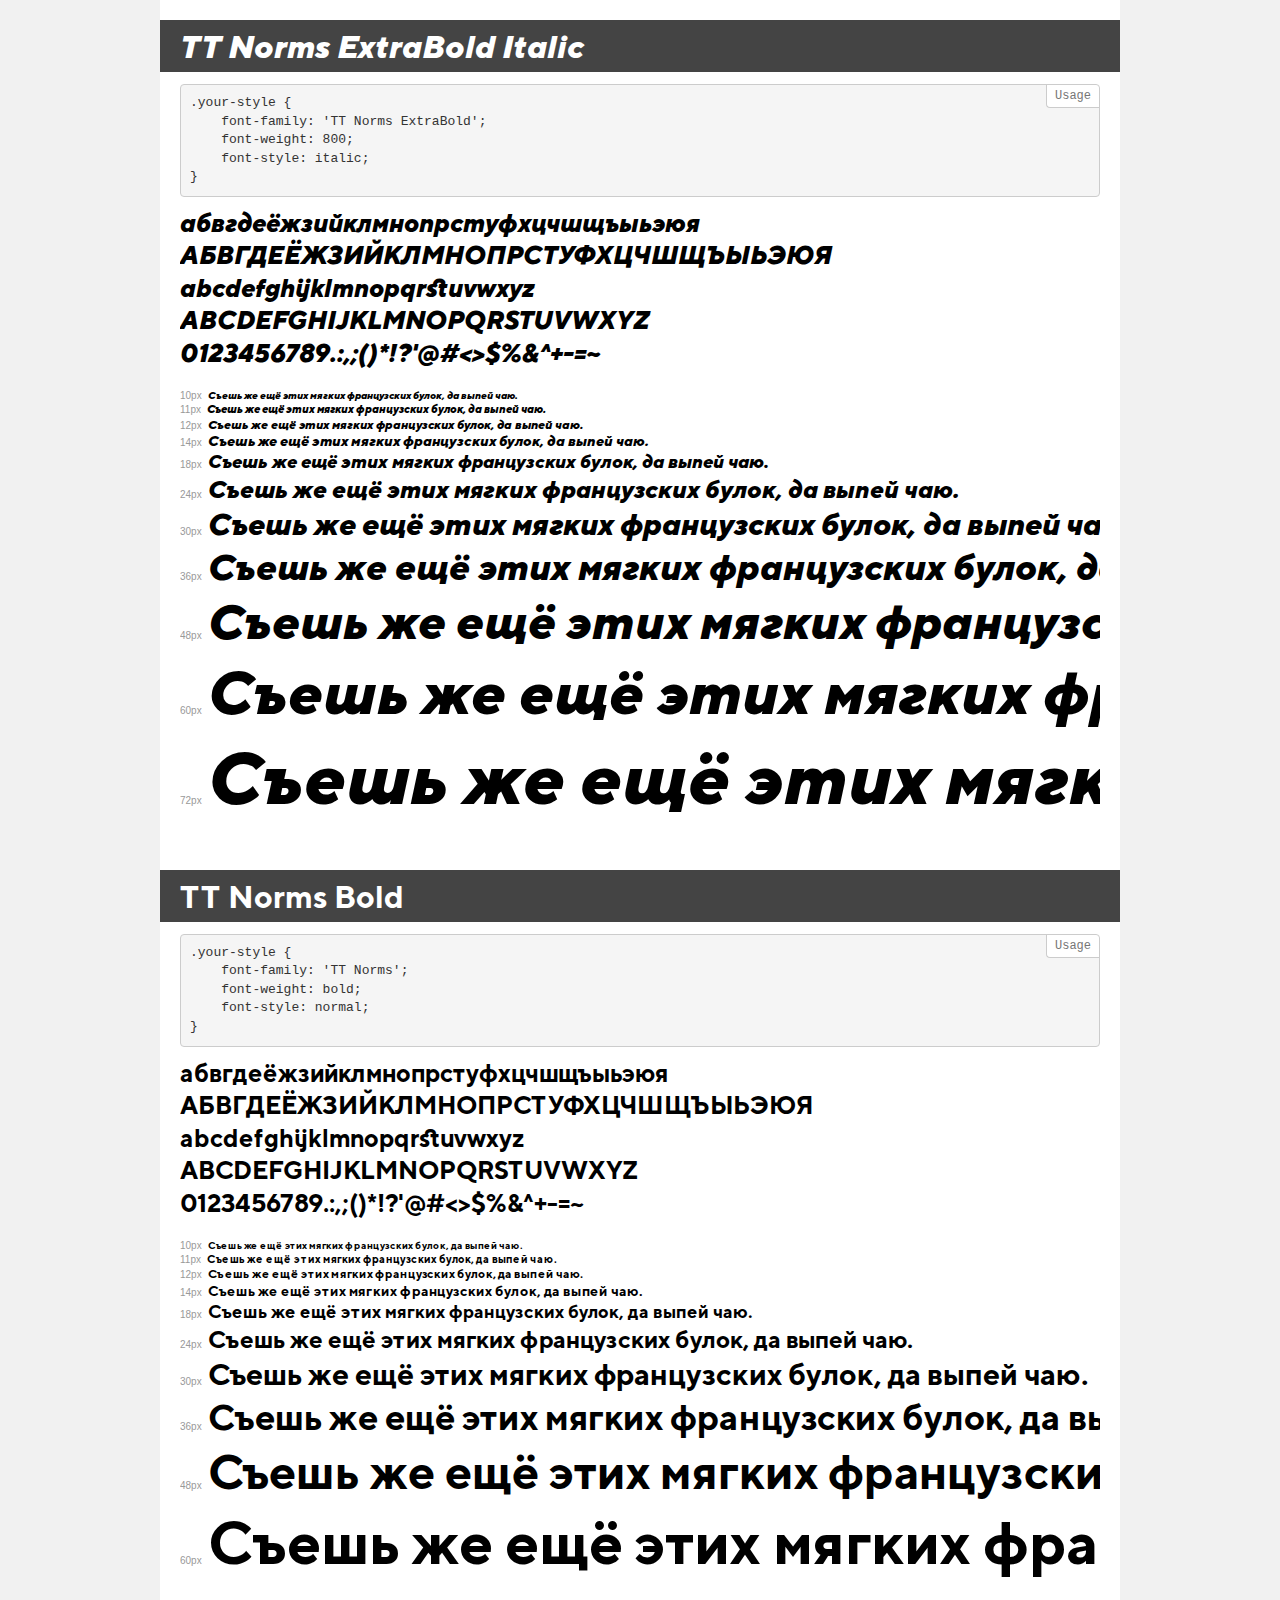
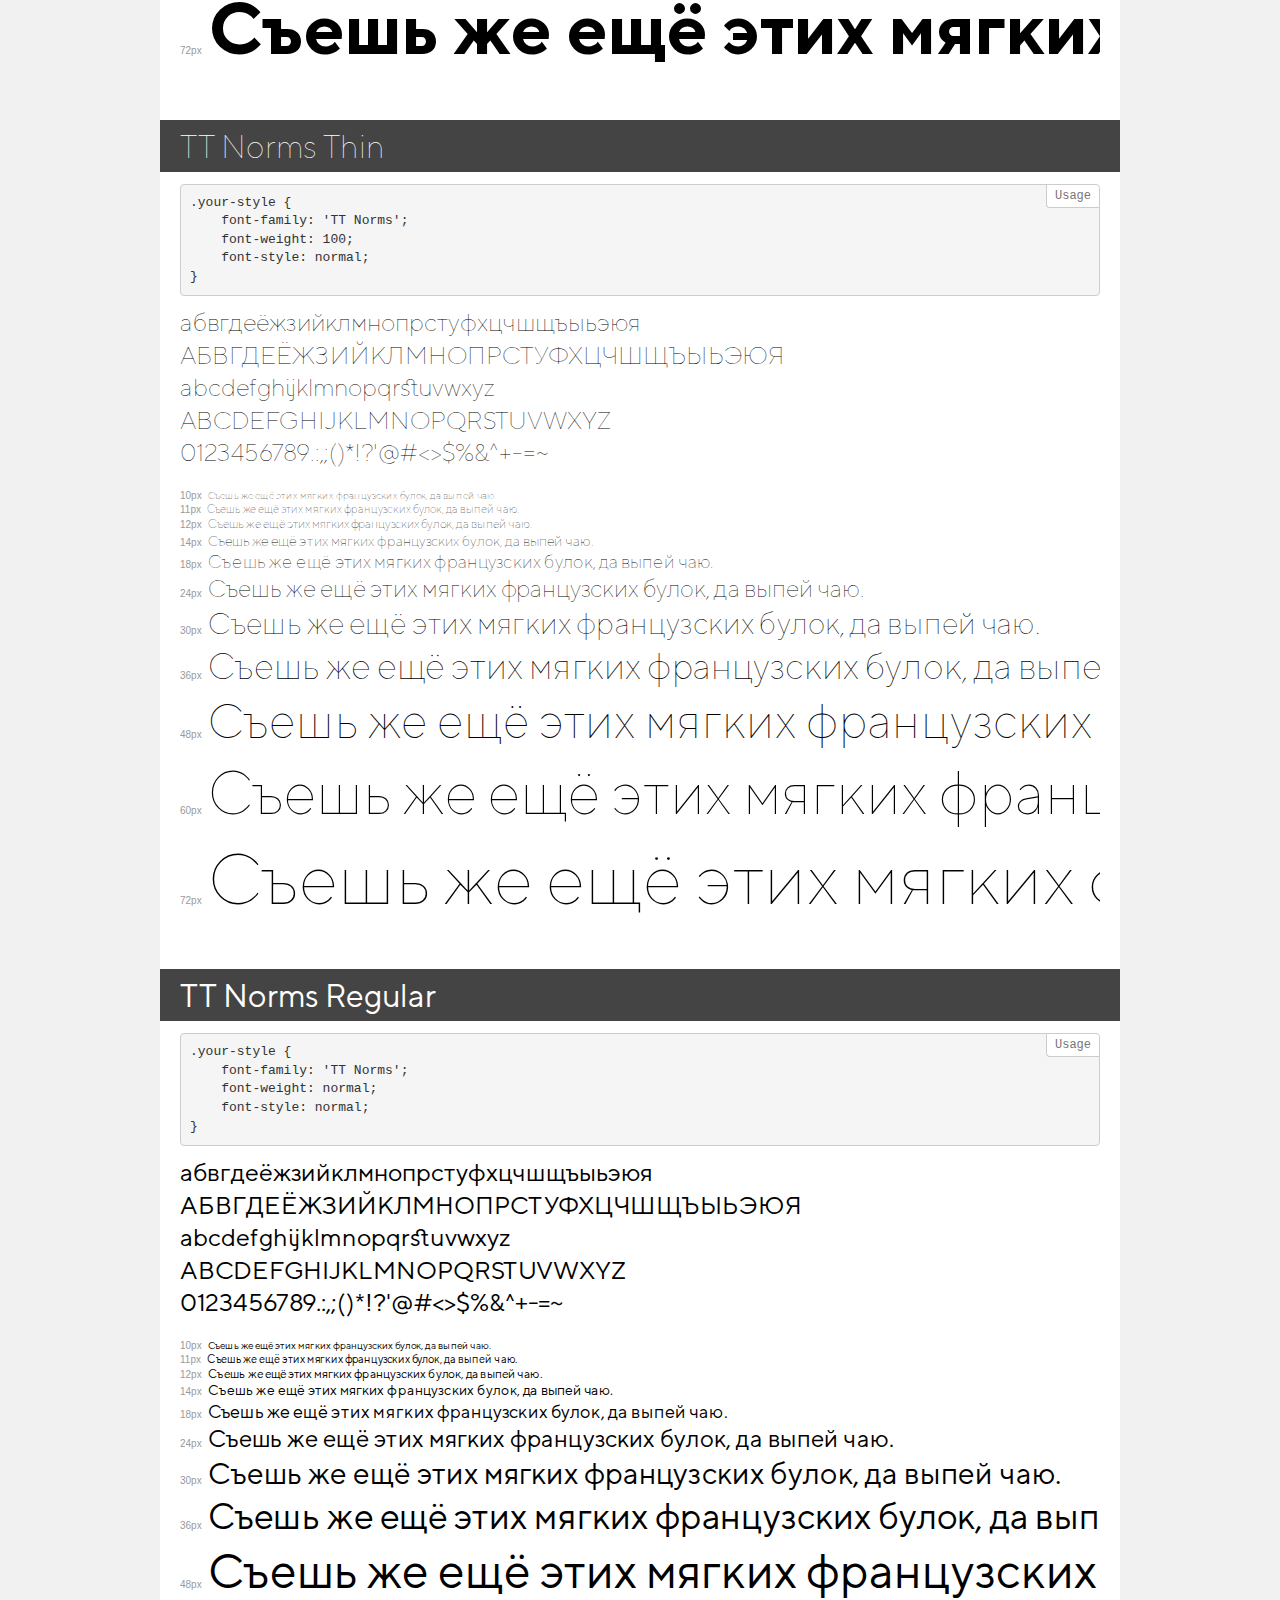
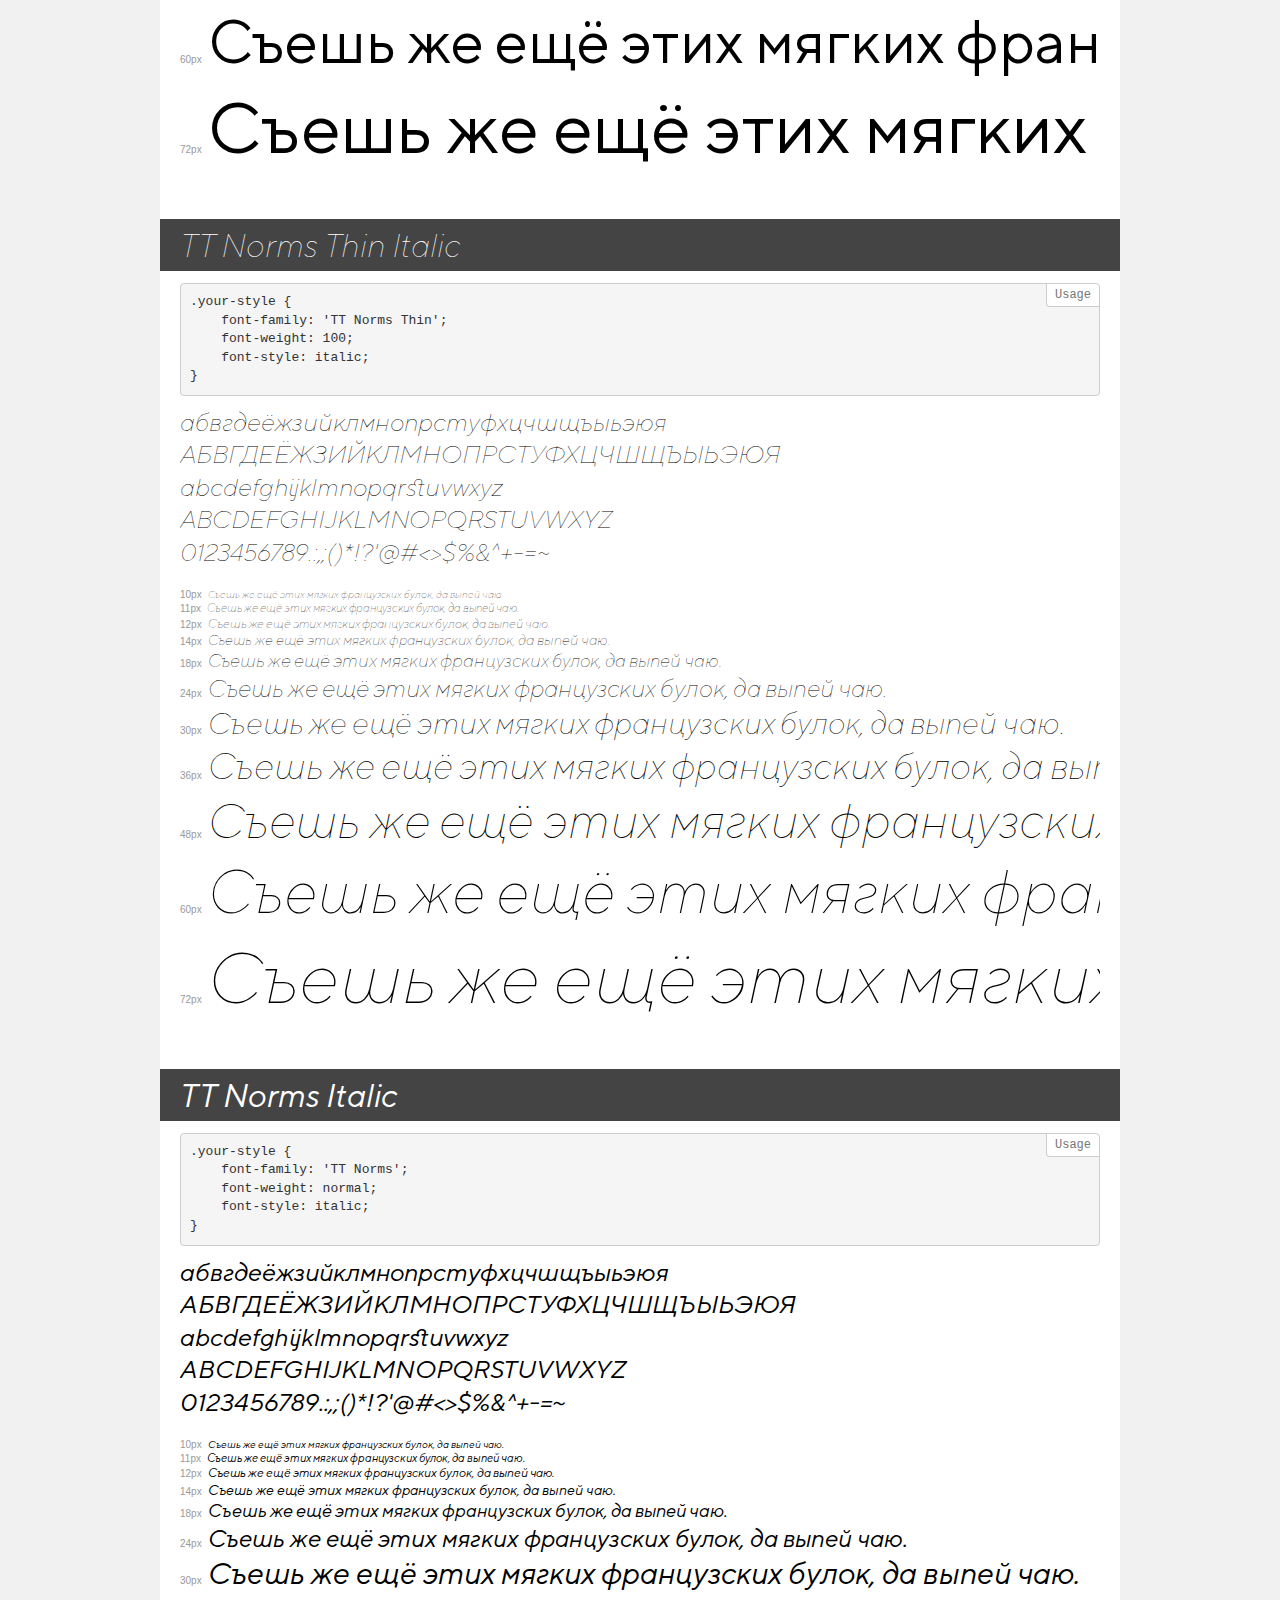
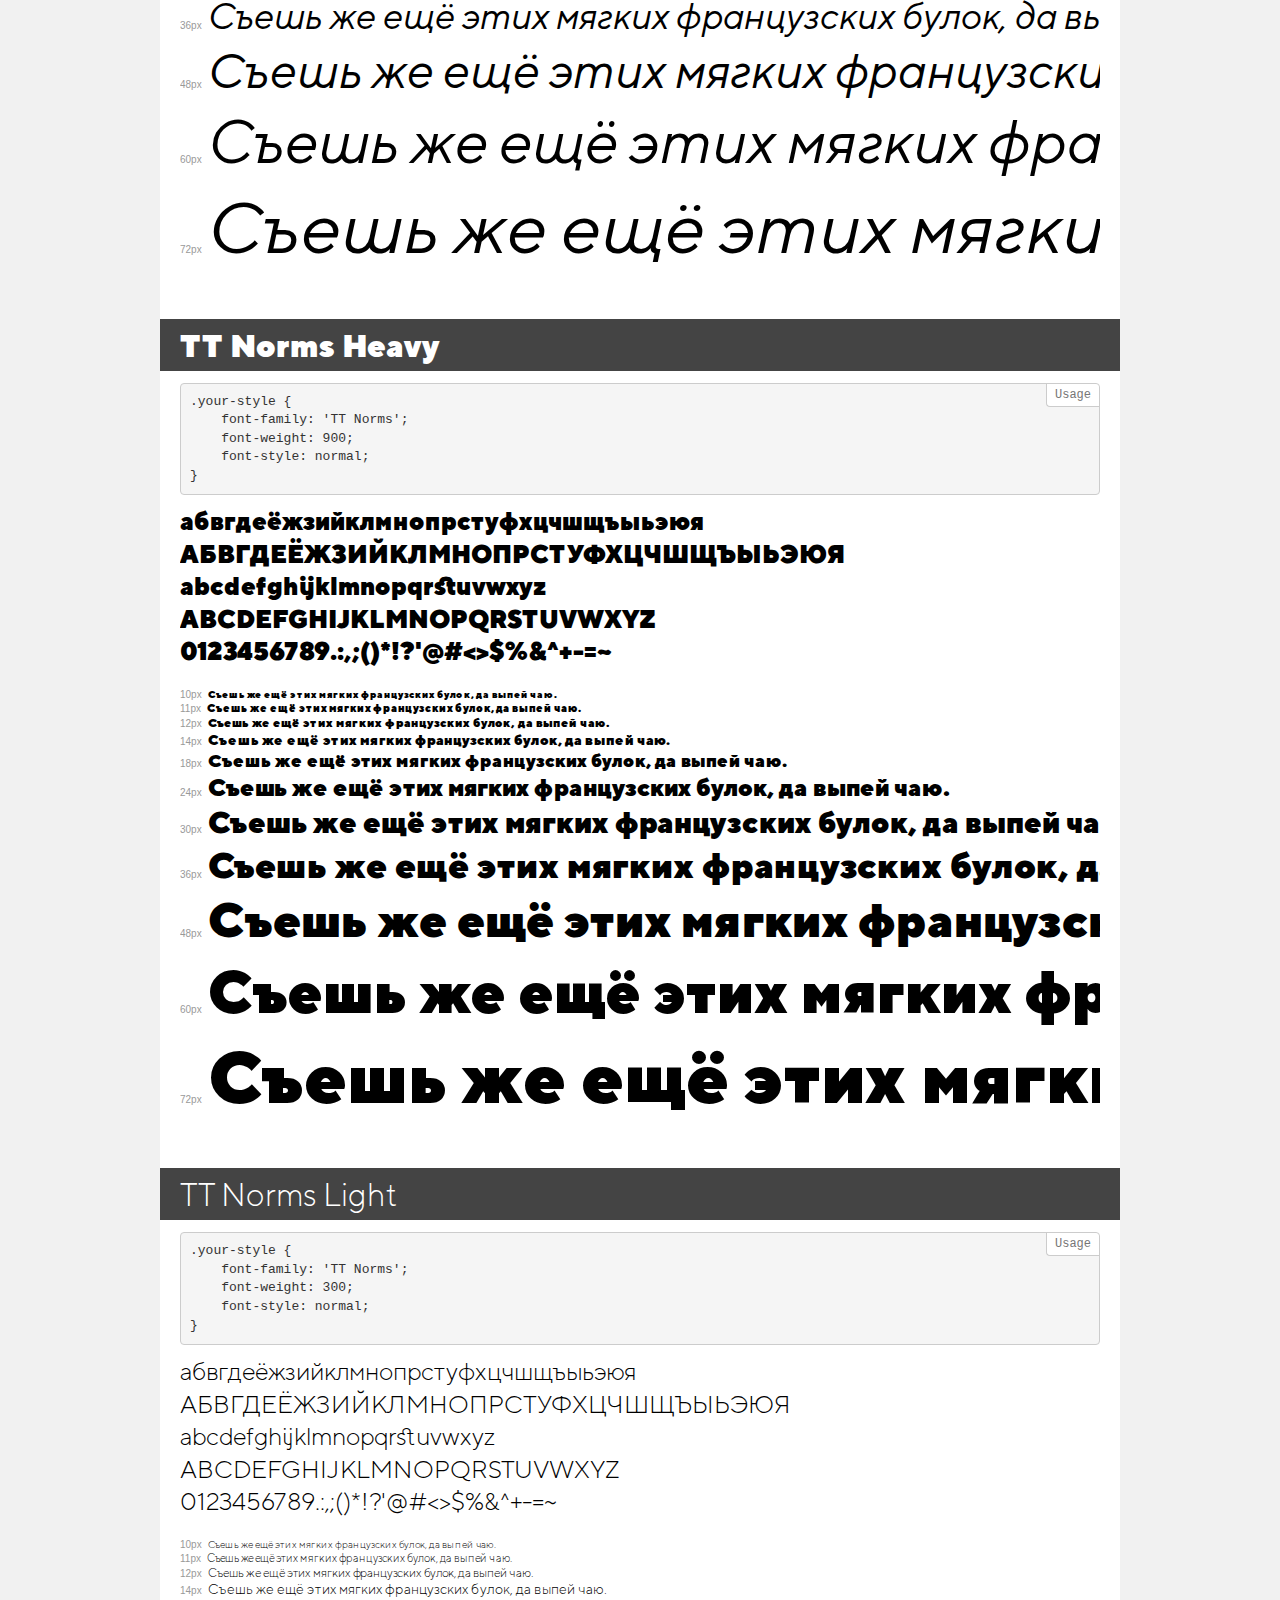
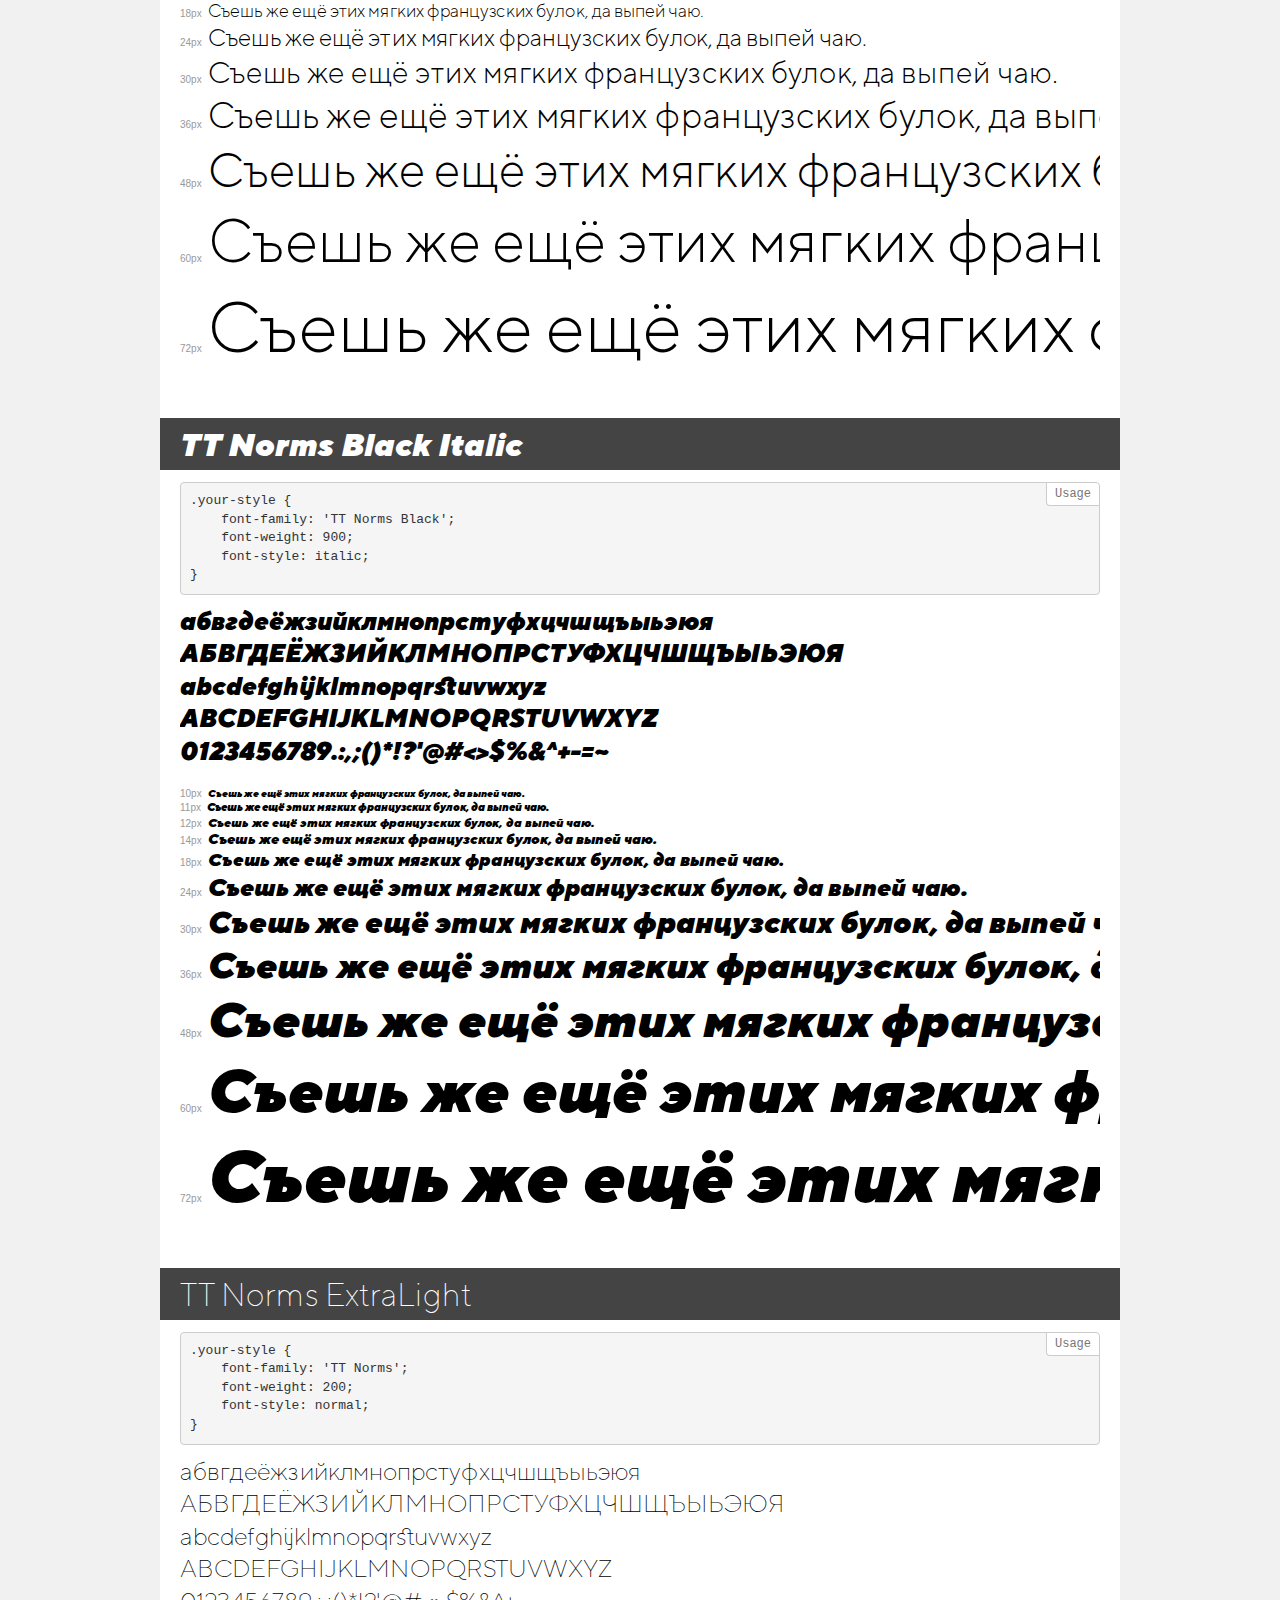
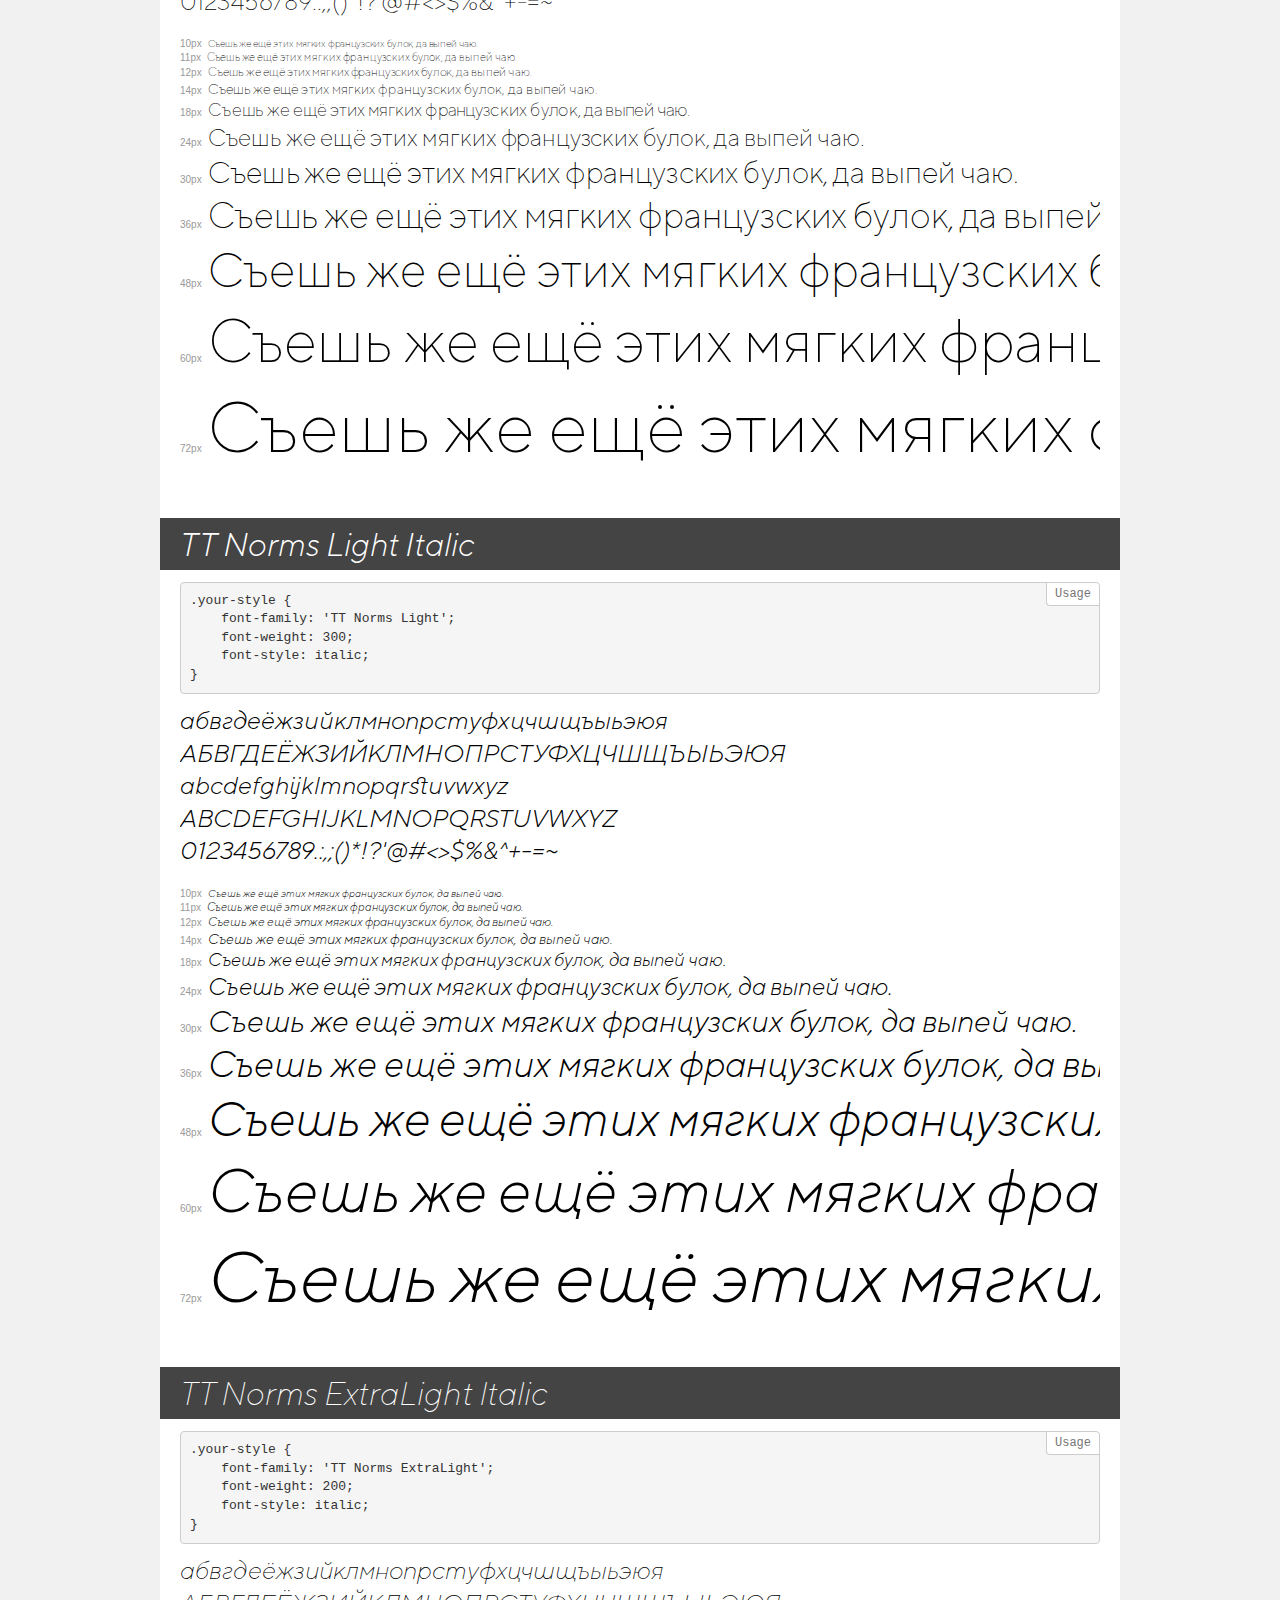
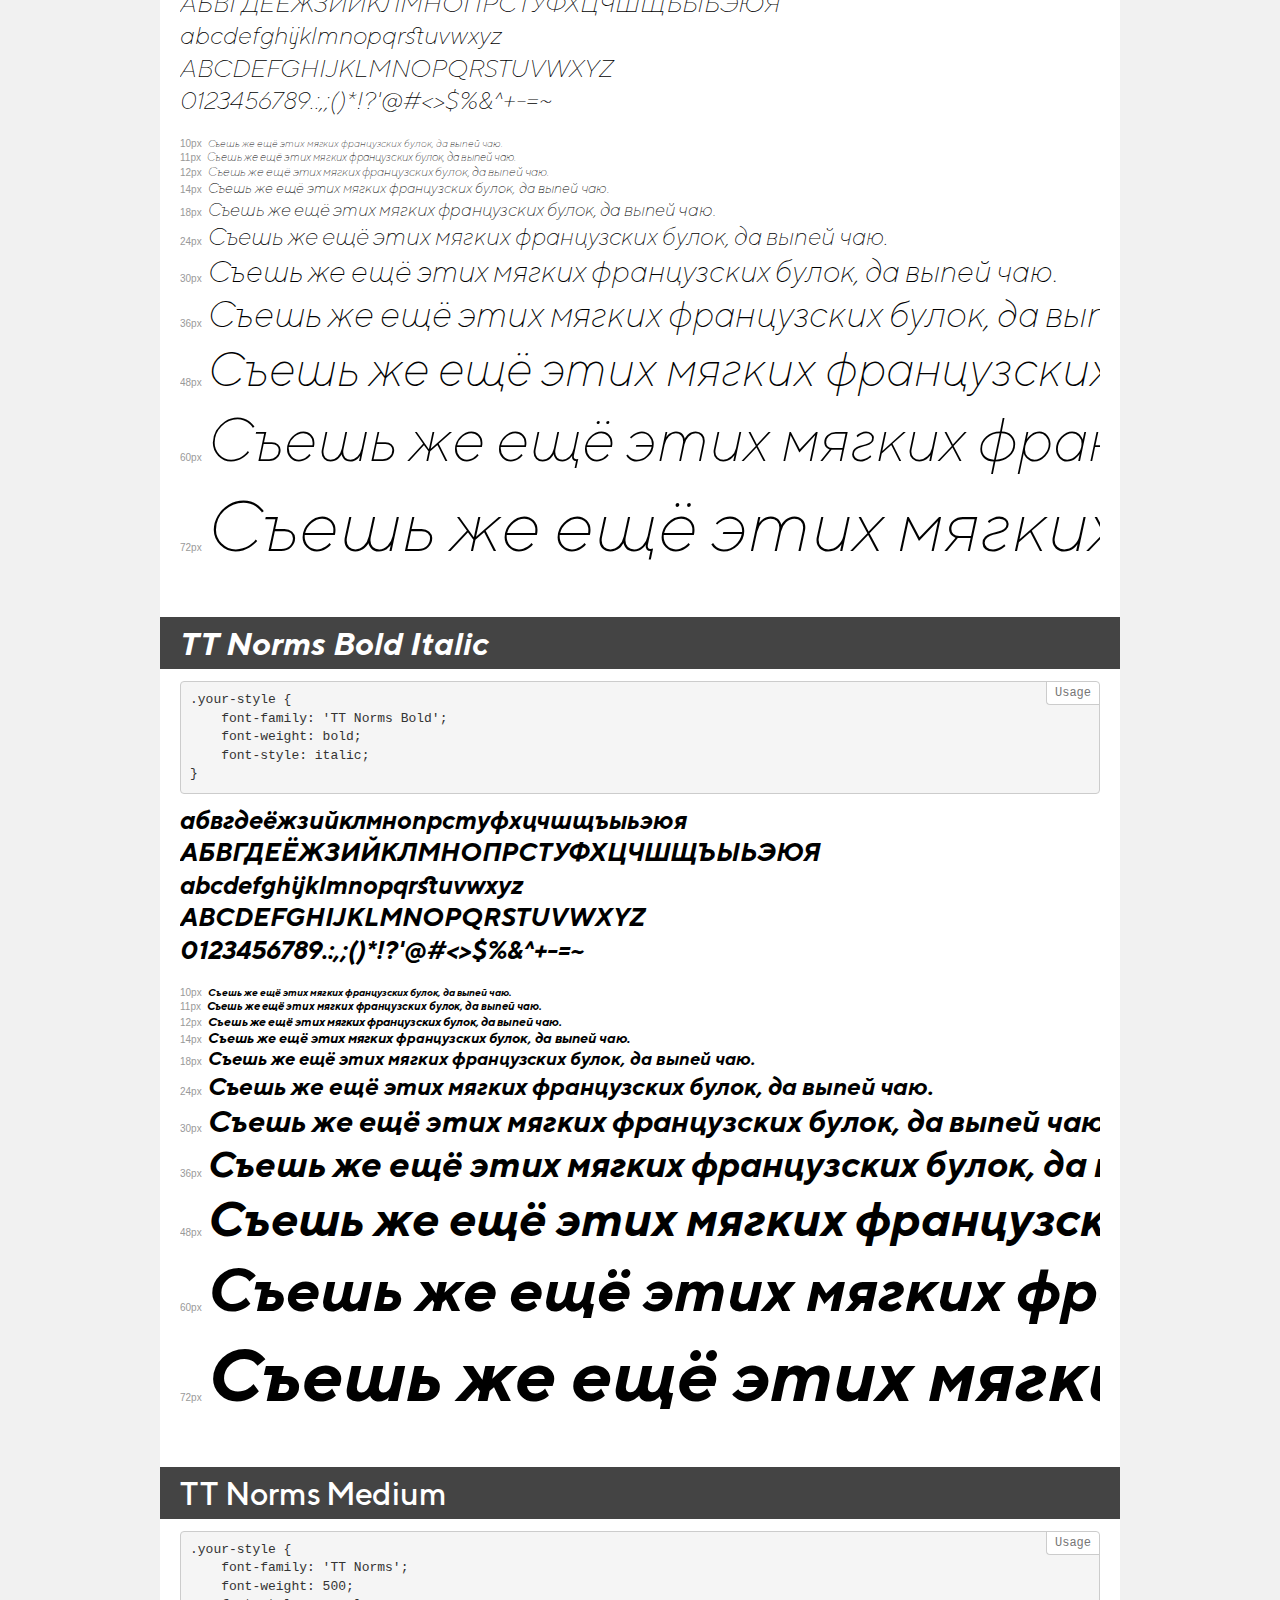
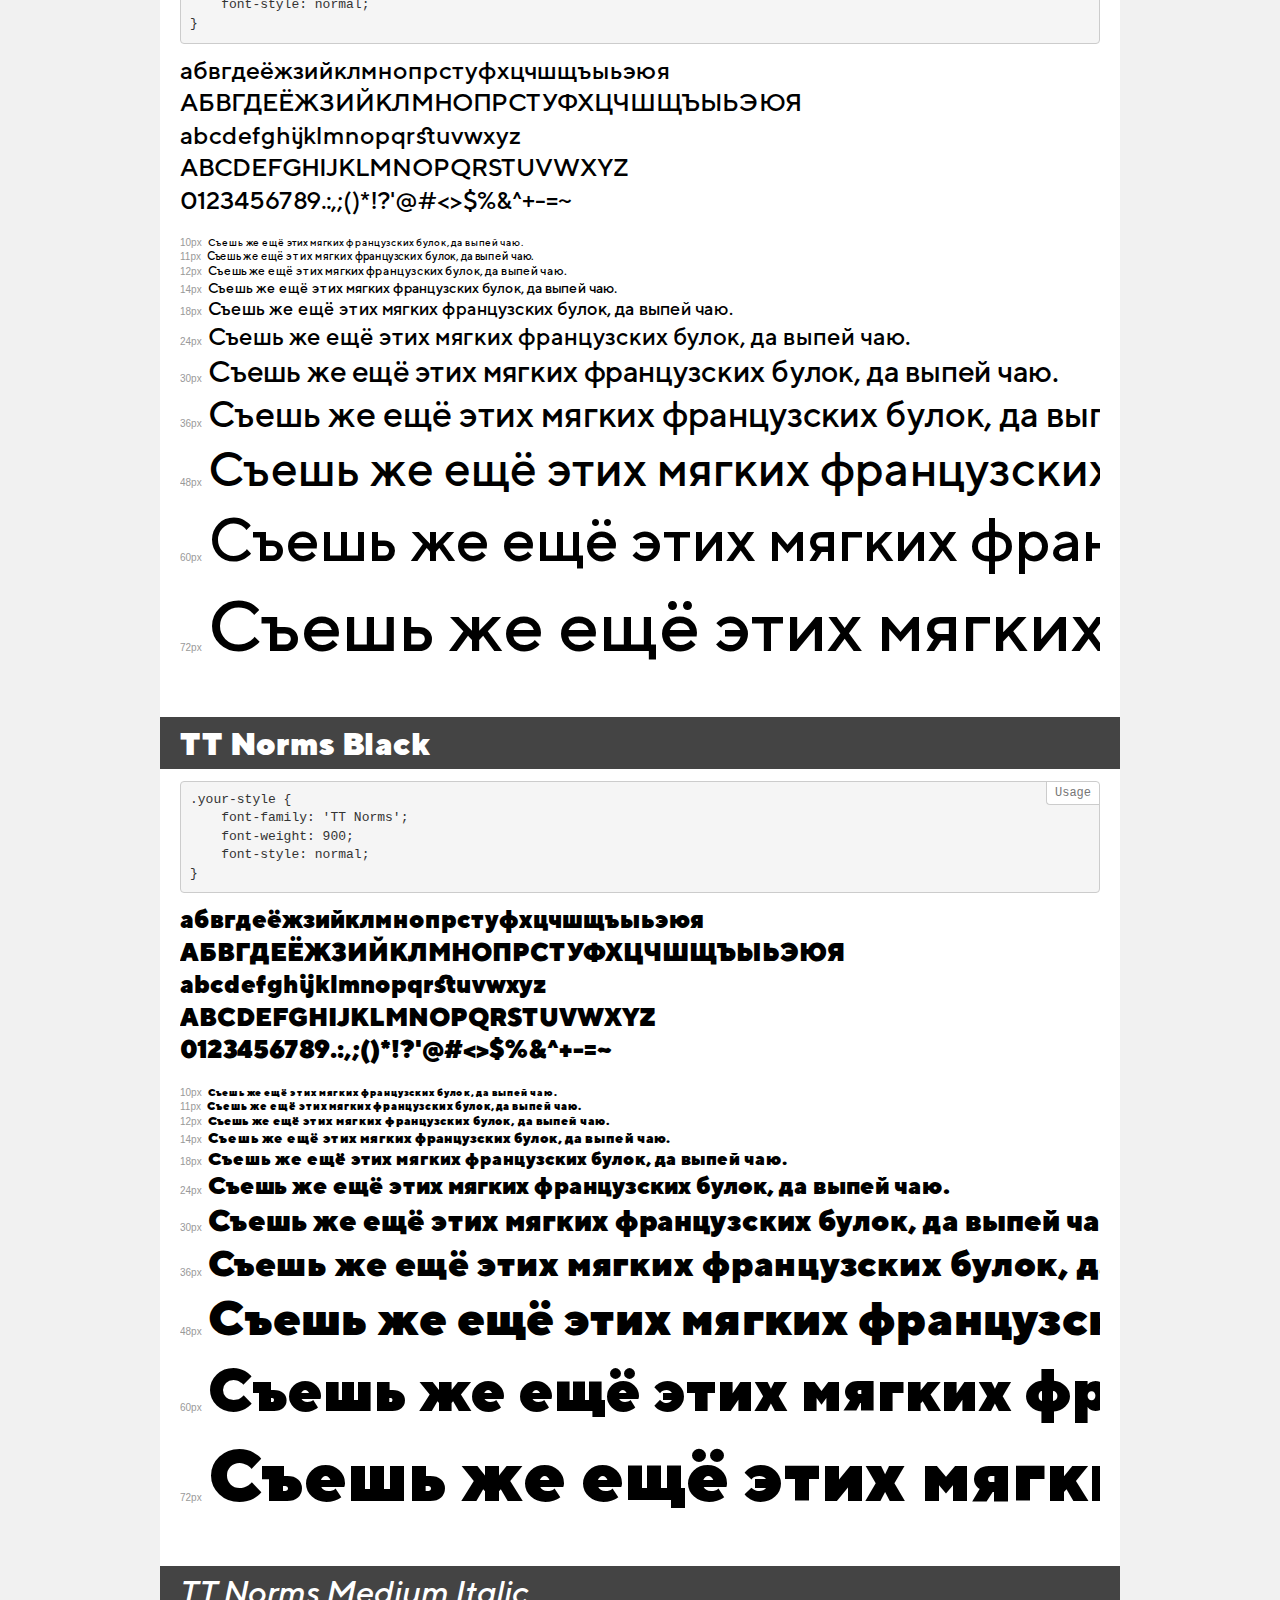
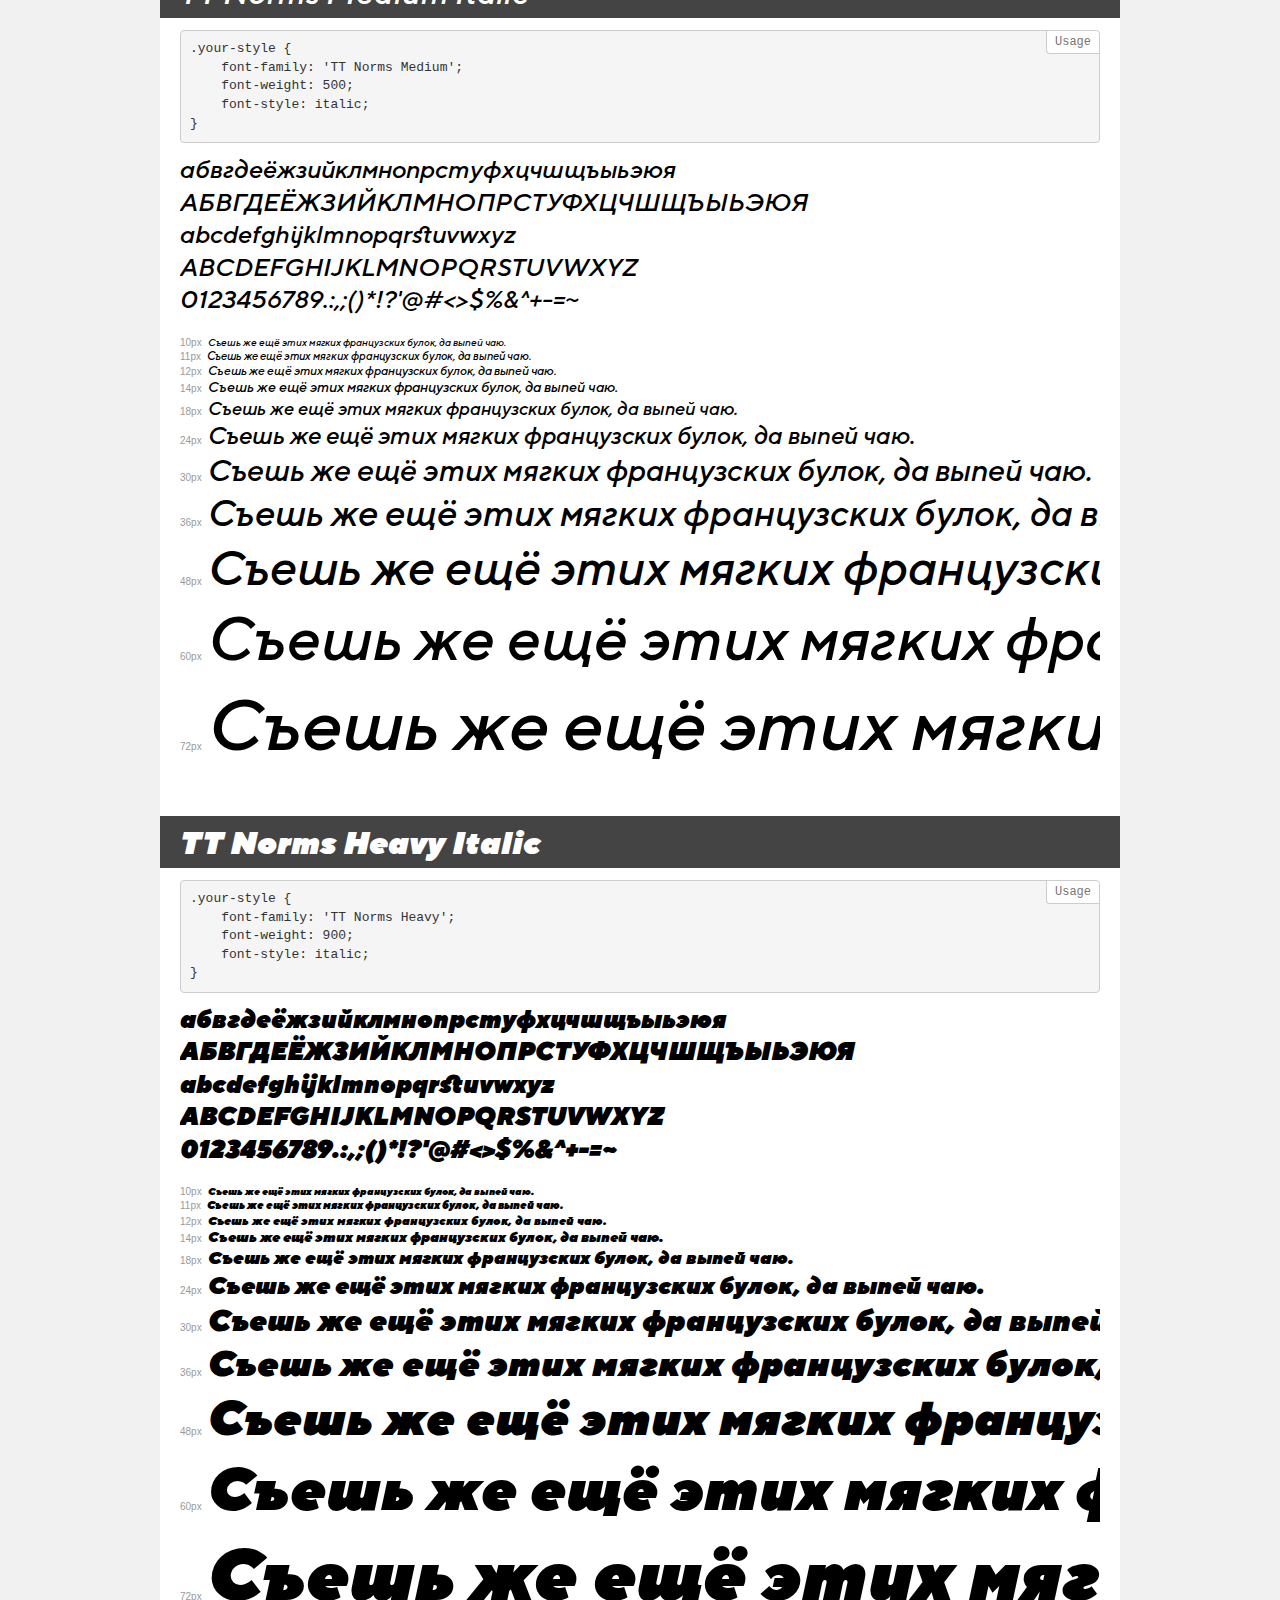
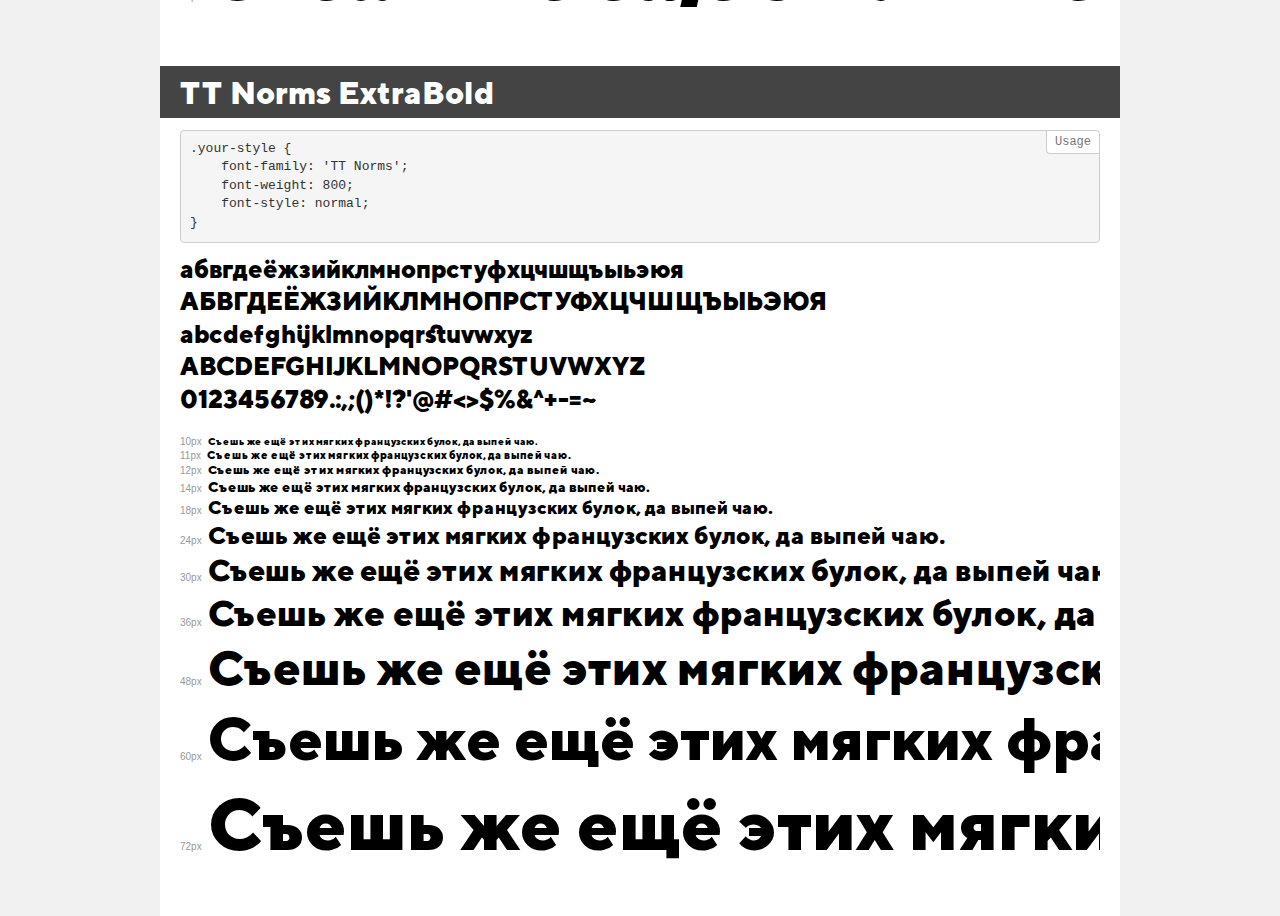
<file: fonts/TTNorms/demo.html>
<!DOCTYPE html>
<html>
<head>
    <meta charset="utf-8">
    <meta http-equiv="X-UA-Compatible" content="IE=edge">
    <meta name="viewport" content="width=device-width, initial-scale=1">
    <meta name="robots" content="noindex, noarchive">
    <title>Transfonter demo</title>
    <link href="stylesheet.css" rel="stylesheet">
    <style>
        /*
        http://meyerweb.com/eric/tools/css/reset/
        v2.0 | 20110126
        License: none (public domain)
        */
        html, body, div, span, applet, object, iframe,
        h1, h2, h3, h4, h5, h6, p, blockquote, pre,
        a, abbr, acronym, address, big, cite, code,
        del, dfn, em, img, ins, kbd, q, s, samp,
        small, strike, strong, sub, sup, tt, var,
        b, u, i, center,
        dl, dt, dd, ol, ul, li,
        fieldset, form, label, legend,
        table, caption, tbody, tfoot, thead, tr, th, td,
        article, aside, canvas, details, embed,
        figure, figcaption, footer, header, hgroup,
        menu, nav, output, ruby, section, summary,
        time, mark, audio, video {
            margin: 0;
            padding: 0;
            border: 0;
            font-size: 100%;
            font: inherit;
            vertical-align: baseline;
        }
        /* HTML5 display-role reset for older browsers */
        article, aside, details, figcaption, figure,
        footer, header, hgroup, menu, nav, section {
            display: block;
        }
        body {
            line-height: 1;
        }
        ol, ul {
            list-style: none;
        }
        blockquote, q {
            quotes: none;
        }
        blockquote:before, blockquote:after,
        q:before, q:after {
            content: '';
            content: none;
        }
        table {
            border-collapse: collapse;
            border-spacing: 0;
        }
        /* common styles */
        body {
            background: #f1f1f1;
            color: #000;
        }
        .page {
            background: #fff;
            width: 920px;
            margin: 0 auto;
            padding: 20px 20px 0 20px;
            overflow: hidden;
        }
        .font-container {
            overflow-x: auto;
            overflow-y: hidden;
            margin-bottom: 40px;
            line-height: 1.3;
            white-space: nowrap;
            padding-bottom: 5px;
        }
        h1 {
            position: relative;
            background: #444;
            font-size: 32px;
            color: #fff;
            padding: 10px 20px;
            margin: 0 -20px 12px -20px;
        }
        .letters {
            font-size: 25px;
            margin-bottom: 20px;
        }
        .s10:before {
            content: '10px';
        }
        .s11:before {
            content: '11px';
        }
        .s12:before {
            content: '12px';
        }
        .s14:before {
            content: '14px';
        }
        .s18:before {
            content: '18px';
        }
        .s24:before {
            content: '24px';
        }
        .s30:before {
            content: '30px';
        }
        .s36:before {
            content: '36px';
        }
        .s48:before {
            content: '48px';
        }
        .s60:before {
            content: '60px';
        }
        .s72:before {
            content: '72px';
        }
        .s10:before, .s11:before, .s12:before, .s14:before,
        .s18:before, .s24:before, .s30:before, .s36:before,
        .s48:before, .s60:before, .s72:before {
            font-family: Arial, sans-serif;
            font-size: 10px;
            font-weight: normal;
            font-style: normal;
            color: #999;
            padding-right: 6px;
        }
        pre {
            display: block;
            position: relative;
            padding: 9px;
            margin: 0 0 10px;
            font-family: Monaco, Menlo, Consolas, "Courier New", monospace !important;
            font-size: 13px;
            line-height: 1.428571429;
            color: #333;
            font-weight: normal !important;
            font-style: normal !important;
            background-color: #f5f5f5;
            border: 1px solid #ccc;
            overflow-x: auto;
            border-radius: 4px;
        }
        pre:after {
            display: block;
            position: absolute;
            right: 0;
            top: 0;
            content: 'Usage';
            line-height: 1;
            padding: 5px 8px;
            font-size: 12px;
            color: #767676;
            background-color: #fff;
            border: 1px solid #ccc;
            border-right: none;
            border-top: none;
            border-radius: 0 4px 0 4px;
            z-index: 10;
        }
        /* responsive */
        @media (max-width: 959px) {
            .page {
                width: auto;
                margin: 0;
            }
        }
    </style>
</head>
<body>
<div class="page">
    <div class="demo" style="font-family: 'TT Norms ExtraBold'; font-weight: 800; font-style: italic;">
        <h1>TT Norms ExtraBold Italic</h1>
        <pre>.your-style {
    font-family: 'TT Norms ExtraBold';
    font-weight: 800;
    font-style: italic;
}</pre>
        <div class="font-container">
            <p class="letters">
                абвгдеёжзийклмнопрстуфхцчшщъыьэюя<br>
АБВГДЕЁЖЗИЙКЛМНОПРСТУФХЦЧШЩЪЫЬЭЮЯ<br>
abcdefghijklmnopqrstuvwxyz<br>
ABCDEFGHIJKLMNOPQRSTUVWXYZ<br>
                0123456789.:,;()*!?'@#<>$%&^+-=~
            </p>
            <p class="s10" style="font-size: 10px;">Съешь же ещё этих мягких французских булок, да выпей чаю.</p>
            <p class="s11" style="font-size: 11px;">Съешь же ещё этих мягких французских булок, да выпей чаю.</p>
            <p class="s12" style="font-size: 12px;">Съешь же ещё этих мягких французских булок, да выпей чаю.</p>
            <p class="s14" style="font-size: 14px;">Съешь же ещё этих мягких французских булок, да выпей чаю.</p>
            <p class="s18" style="font-size: 18px;">Съешь же ещё этих мягких французских булок, да выпей чаю.</p>
            <p class="s24" style="font-size: 24px;">Съешь же ещё этих мягких французских булок, да выпей чаю.</p>
            <p class="s30" style="font-size: 30px;">Съешь же ещё этих мягких французских булок, да выпей чаю.</p>
            <p class="s36" style="font-size: 36px;">Съешь же ещё этих мягких французских булок, да выпей чаю.</p>
            <p class="s48" style="font-size: 48px;">Съешь же ещё этих мягких французских булок, да выпей чаю.</p>
            <p class="s60" style="font-size: 60px;">Съешь же ещё этих мягких французских булок, да выпей чаю.</p>
            <p class="s72" style="font-size: 72px;">Съешь же ещё этих мягких французских булок, да выпей чаю.</p>
        </div>
    </div>
    <div class="demo" style="font-family: 'TT Norms'; font-weight: bold; font-style: normal;">
        <h1>TT Norms Bold</h1>
        <pre>.your-style {
    font-family: 'TT Norms';
    font-weight: bold;
    font-style: normal;
}</pre>
        <div class="font-container">
            <p class="letters">
                абвгдеёжзийклмнопрстуфхцчшщъыьэюя<br>
АБВГДЕЁЖЗИЙКЛМНОПРСТУФХЦЧШЩЪЫЬЭЮЯ<br>
abcdefghijklmnopqrstuvwxyz<br>
ABCDEFGHIJKLMNOPQRSTUVWXYZ<br>
                0123456789.:,;()*!?'@#<>$%&^+-=~
            </p>
            <p class="s10" style="font-size: 10px;">Съешь же ещё этих мягких французских булок, да выпей чаю.</p>
            <p class="s11" style="font-size: 11px;">Съешь же ещё этих мягких французских булок, да выпей чаю.</p>
            <p class="s12" style="font-size: 12px;">Съешь же ещё этих мягких французских булок, да выпей чаю.</p>
            <p class="s14" style="font-size: 14px;">Съешь же ещё этих мягких французских булок, да выпей чаю.</p>
            <p class="s18" style="font-size: 18px;">Съешь же ещё этих мягких французских булок, да выпей чаю.</p>
            <p class="s24" style="font-size: 24px;">Съешь же ещё этих мягких французских булок, да выпей чаю.</p>
            <p class="s30" style="font-size: 30px;">Съешь же ещё этих мягких французских булок, да выпей чаю.</p>
            <p class="s36" style="font-size: 36px;">Съешь же ещё этих мягких французских булок, да выпей чаю.</p>
            <p class="s48" style="font-size: 48px;">Съешь же ещё этих мягких французских булок, да выпей чаю.</p>
            <p class="s60" style="font-size: 60px;">Съешь же ещё этих мягких французских булок, да выпей чаю.</p>
            <p class="s72" style="font-size: 72px;">Съешь же ещё этих мягких французских булок, да выпей чаю.</p>
        </div>
    </div>
    <div class="demo" style="font-family: 'TT Norms'; font-weight: 100; font-style: normal;">
        <h1>TT Norms Thin</h1>
        <pre>.your-style {
    font-family: 'TT Norms';
    font-weight: 100;
    font-style: normal;
}</pre>
        <div class="font-container">
            <p class="letters">
                абвгдеёжзийклмнопрстуфхцчшщъыьэюя<br>
АБВГДЕЁЖЗИЙКЛМНОПРСТУФХЦЧШЩЪЫЬЭЮЯ<br>
abcdefghijklmnopqrstuvwxyz<br>
ABCDEFGHIJKLMNOPQRSTUVWXYZ<br>
                0123456789.:,;()*!?'@#<>$%&^+-=~
            </p>
            <p class="s10" style="font-size: 10px;">Съешь же ещё этих мягких французских булок, да выпей чаю.</p>
            <p class="s11" style="font-size: 11px;">Съешь же ещё этих мягких французских булок, да выпей чаю.</p>
            <p class="s12" style="font-size: 12px;">Съешь же ещё этих мягких французских булок, да выпей чаю.</p>
            <p class="s14" style="font-size: 14px;">Съешь же ещё этих мягких французских булок, да выпей чаю.</p>
            <p class="s18" style="font-size: 18px;">Съешь же ещё этих мягких французских булок, да выпей чаю.</p>
            <p class="s24" style="font-size: 24px;">Съешь же ещё этих мягких французских булок, да выпей чаю.</p>
            <p class="s30" style="font-size: 30px;">Съешь же ещё этих мягких французских булок, да выпей чаю.</p>
            <p class="s36" style="font-size: 36px;">Съешь же ещё этих мягких французских булок, да выпей чаю.</p>
            <p class="s48" style="font-size: 48px;">Съешь же ещё этих мягких французских булок, да выпей чаю.</p>
            <p class="s60" style="font-size: 60px;">Съешь же ещё этих мягких французских булок, да выпей чаю.</p>
            <p class="s72" style="font-size: 72px;">Съешь же ещё этих мягких французских булок, да выпей чаю.</p>
        </div>
    </div>
    <div class="demo" style="font-family: 'TT Norms'; font-weight: normal; font-style: normal;">
        <h1>TT Norms Regular</h1>
        <pre>.your-style {
    font-family: 'TT Norms';
    font-weight: normal;
    font-style: normal;
}</pre>
        <div class="font-container">
            <p class="letters">
                абвгдеёжзийклмнопрстуфхцчшщъыьэюя<br>
АБВГДЕЁЖЗИЙКЛМНОПРСТУФХЦЧШЩЪЫЬЭЮЯ<br>
abcdefghijklmnopqrstuvwxyz<br>
ABCDEFGHIJKLMNOPQRSTUVWXYZ<br>
                0123456789.:,;()*!?'@#<>$%&^+-=~
            </p>
            <p class="s10" style="font-size: 10px;">Съешь же ещё этих мягких французских булок, да выпей чаю.</p>
            <p class="s11" style="font-size: 11px;">Съешь же ещё этих мягких французских булок, да выпей чаю.</p>
            <p class="s12" style="font-size: 12px;">Съешь же ещё этих мягких французских булок, да выпей чаю.</p>
            <p class="s14" style="font-size: 14px;">Съешь же ещё этих мягких французских булок, да выпей чаю.</p>
            <p class="s18" style="font-size: 18px;">Съешь же ещё этих мягких французских булок, да выпей чаю.</p>
            <p class="s24" style="font-size: 24px;">Съешь же ещё этих мягких французских булок, да выпей чаю.</p>
            <p class="s30" style="font-size: 30px;">Съешь же ещё этих мягких французских булок, да выпей чаю.</p>
            <p class="s36" style="font-size: 36px;">Съешь же ещё этих мягких французских булок, да выпей чаю.</p>
            <p class="s48" style="font-size: 48px;">Съешь же ещё этих мягких французских булок, да выпей чаю.</p>
            <p class="s60" style="font-size: 60px;">Съешь же ещё этих мягких французских булок, да выпей чаю.</p>
            <p class="s72" style="font-size: 72px;">Съешь же ещё этих мягких французских булок, да выпей чаю.</p>
        </div>
    </div>
    <div class="demo" style="font-family: 'TT Norms Thin'; font-weight: 100; font-style: italic;">
        <h1>TT Norms Thin Italic</h1>
        <pre>.your-style {
    font-family: 'TT Norms Thin';
    font-weight: 100;
    font-style: italic;
}</pre>
        <div class="font-container">
            <p class="letters">
                абвгдеёжзийклмнопрстуфхцчшщъыьэюя<br>
АБВГДЕЁЖЗИЙКЛМНОПРСТУФХЦЧШЩЪЫЬЭЮЯ<br>
abcdefghijklmnopqrstuvwxyz<br>
ABCDEFGHIJKLMNOPQRSTUVWXYZ<br>
                0123456789.:,;()*!?'@#<>$%&^+-=~
            </p>
            <p class="s10" style="font-size: 10px;">Съешь же ещё этих мягких французских булок, да выпей чаю.</p>
            <p class="s11" style="font-size: 11px;">Съешь же ещё этих мягких французских булок, да выпей чаю.</p>
            <p class="s12" style="font-size: 12px;">Съешь же ещё этих мягких французских булок, да выпей чаю.</p>
            <p class="s14" style="font-size: 14px;">Съешь же ещё этих мягких французских булок, да выпей чаю.</p>
            <p class="s18" style="font-size: 18px;">Съешь же ещё этих мягких французских булок, да выпей чаю.</p>
            <p class="s24" style="font-size: 24px;">Съешь же ещё этих мягких французских булок, да выпей чаю.</p>
            <p class="s30" style="font-size: 30px;">Съешь же ещё этих мягких французских булок, да выпей чаю.</p>
            <p class="s36" style="font-size: 36px;">Съешь же ещё этих мягких французских булок, да выпей чаю.</p>
            <p class="s48" style="font-size: 48px;">Съешь же ещё этих мягких французских булок, да выпей чаю.</p>
            <p class="s60" style="font-size: 60px;">Съешь же ещё этих мягких французских булок, да выпей чаю.</p>
            <p class="s72" style="font-size: 72px;">Съешь же ещё этих мягких французских булок, да выпей чаю.</p>
        </div>
    </div>
    <div class="demo" style="font-family: 'TT Norms'; font-weight: normal; font-style: italic;">
        <h1>TT Norms Italic</h1>
        <pre>.your-style {
    font-family: 'TT Norms';
    font-weight: normal;
    font-style: italic;
}</pre>
        <div class="font-container">
            <p class="letters">
                абвгдеёжзийклмнопрстуфхцчшщъыьэюя<br>
АБВГДЕЁЖЗИЙКЛМНОПРСТУФХЦЧШЩЪЫЬЭЮЯ<br>
abcdefghijklmnopqrstuvwxyz<br>
ABCDEFGHIJKLMNOPQRSTUVWXYZ<br>
                0123456789.:,;()*!?'@#<>$%&^+-=~
            </p>
            <p class="s10" style="font-size: 10px;">Съешь же ещё этих мягких французских булок, да выпей чаю.</p>
            <p class="s11" style="font-size: 11px;">Съешь же ещё этих мягких французских булок, да выпей чаю.</p>
            <p class="s12" style="font-size: 12px;">Съешь же ещё этих мягких французских булок, да выпей чаю.</p>
            <p class="s14" style="font-size: 14px;">Съешь же ещё этих мягких французских булок, да выпей чаю.</p>
            <p class="s18" style="font-size: 18px;">Съешь же ещё этих мягких французских булок, да выпей чаю.</p>
            <p class="s24" style="font-size: 24px;">Съешь же ещё этих мягких французских булок, да выпей чаю.</p>
            <p class="s30" style="font-size: 30px;">Съешь же ещё этих мягких французских булок, да выпей чаю.</p>
            <p class="s36" style="font-size: 36px;">Съешь же ещё этих мягких французских булок, да выпей чаю.</p>
            <p class="s48" style="font-size: 48px;">Съешь же ещё этих мягких французских булок, да выпей чаю.</p>
            <p class="s60" style="font-size: 60px;">Съешь же ещё этих мягких французских булок, да выпей чаю.</p>
            <p class="s72" style="font-size: 72px;">Съешь же ещё этих мягких французских булок, да выпей чаю.</p>
        </div>
    </div>
    <div class="demo" style="font-family: 'TT Norms'; font-weight: 900; font-style: normal;">
        <h1>TT Norms Heavy</h1>
        <pre>.your-style {
    font-family: 'TT Norms';
    font-weight: 900;
    font-style: normal;
}</pre>
        <div class="font-container">
            <p class="letters">
                абвгдеёжзийклмнопрстуфхцчшщъыьэюя<br>
АБВГДЕЁЖЗИЙКЛМНОПРСТУФХЦЧШЩЪЫЬЭЮЯ<br>
abcdefghijklmnopqrstuvwxyz<br>
ABCDEFGHIJKLMNOPQRSTUVWXYZ<br>
                0123456789.:,;()*!?'@#<>$%&^+-=~
            </p>
            <p class="s10" style="font-size: 10px;">Съешь же ещё этих мягких французских булок, да выпей чаю.</p>
            <p class="s11" style="font-size: 11px;">Съешь же ещё этих мягких французских булок, да выпей чаю.</p>
            <p class="s12" style="font-size: 12px;">Съешь же ещё этих мягких французских булок, да выпей чаю.</p>
            <p class="s14" style="font-size: 14px;">Съешь же ещё этих мягких французских булок, да выпей чаю.</p>
            <p class="s18" style="font-size: 18px;">Съешь же ещё этих мягких французских булок, да выпей чаю.</p>
            <p class="s24" style="font-size: 24px;">Съешь же ещё этих мягких французских булок, да выпей чаю.</p>
            <p class="s30" style="font-size: 30px;">Съешь же ещё этих мягких французских булок, да выпей чаю.</p>
            <p class="s36" style="font-size: 36px;">Съешь же ещё этих мягких французских булок, да выпей чаю.</p>
            <p class="s48" style="font-size: 48px;">Съешь же ещё этих мягких французских булок, да выпей чаю.</p>
            <p class="s60" style="font-size: 60px;">Съешь же ещё этих мягких французских булок, да выпей чаю.</p>
            <p class="s72" style="font-size: 72px;">Съешь же ещё этих мягких французских булок, да выпей чаю.</p>
        </div>
    </div>
    <div class="demo" style="font-family: 'TT Norms'; font-weight: 300; font-style: normal;">
        <h1>TT Norms Light</h1>
        <pre>.your-style {
    font-family: 'TT Norms';
    font-weight: 300;
    font-style: normal;
}</pre>
        <div class="font-container">
            <p class="letters">
                абвгдеёжзийклмнопрстуфхцчшщъыьэюя<br>
АБВГДЕЁЖЗИЙКЛМНОПРСТУФХЦЧШЩЪЫЬЭЮЯ<br>
abcdefghijklmnopqrstuvwxyz<br>
ABCDEFGHIJKLMNOPQRSTUVWXYZ<br>
                0123456789.:,;()*!?'@#<>$%&^+-=~
            </p>
            <p class="s10" style="font-size: 10px;">Съешь же ещё этих мягких французских булок, да выпей чаю.</p>
            <p class="s11" style="font-size: 11px;">Съешь же ещё этих мягких французских булок, да выпей чаю.</p>
            <p class="s12" style="font-size: 12px;">Съешь же ещё этих мягких французских булок, да выпей чаю.</p>
            <p class="s14" style="font-size: 14px;">Съешь же ещё этих мягких французских булок, да выпей чаю.</p>
            <p class="s18" style="font-size: 18px;">Съешь же ещё этих мягких французских булок, да выпей чаю.</p>
            <p class="s24" style="font-size: 24px;">Съешь же ещё этих мягких французских булок, да выпей чаю.</p>
            <p class="s30" style="font-size: 30px;">Съешь же ещё этих мягких французских булок, да выпей чаю.</p>
            <p class="s36" style="font-size: 36px;">Съешь же ещё этих мягких французских булок, да выпей чаю.</p>
            <p class="s48" style="font-size: 48px;">Съешь же ещё этих мягких французских булок, да выпей чаю.</p>
            <p class="s60" style="font-size: 60px;">Съешь же ещё этих мягких французских булок, да выпей чаю.</p>
            <p class="s72" style="font-size: 72px;">Съешь же ещё этих мягких французских булок, да выпей чаю.</p>
        </div>
    </div>
    <div class="demo" style="font-family: 'TT Norms Black'; font-weight: 900; font-style: italic;">
        <h1>TT Norms Black Italic</h1>
        <pre>.your-style {
    font-family: 'TT Norms Black';
    font-weight: 900;
    font-style: italic;
}</pre>
        <div class="font-container">
            <p class="letters">
                абвгдеёжзийклмнопрстуфхцчшщъыьэюя<br>
АБВГДЕЁЖЗИЙКЛМНОПРСТУФХЦЧШЩЪЫЬЭЮЯ<br>
abcdefghijklmnopqrstuvwxyz<br>
ABCDEFGHIJKLMNOPQRSTUVWXYZ<br>
                0123456789.:,;()*!?'@#<>$%&^+-=~
            </p>
            <p class="s10" style="font-size: 10px;">Съешь же ещё этих мягких французских булок, да выпей чаю.</p>
            <p class="s11" style="font-size: 11px;">Съешь же ещё этих мягких французских булок, да выпей чаю.</p>
            <p class="s12" style="font-size: 12px;">Съешь же ещё этих мягких французских булок, да выпей чаю.</p>
            <p class="s14" style="font-size: 14px;">Съешь же ещё этих мягких французских булок, да выпей чаю.</p>
            <p class="s18" style="font-size: 18px;">Съешь же ещё этих мягких французских булок, да выпей чаю.</p>
            <p class="s24" style="font-size: 24px;">Съешь же ещё этих мягких французских булок, да выпей чаю.</p>
            <p class="s30" style="font-size: 30px;">Съешь же ещё этих мягких французских булок, да выпей чаю.</p>
            <p class="s36" style="font-size: 36px;">Съешь же ещё этих мягких французских булок, да выпей чаю.</p>
            <p class="s48" style="font-size: 48px;">Съешь же ещё этих мягких французских булок, да выпей чаю.</p>
            <p class="s60" style="font-size: 60px;">Съешь же ещё этих мягких французских булок, да выпей чаю.</p>
            <p class="s72" style="font-size: 72px;">Съешь же ещё этих мягких французских булок, да выпей чаю.</p>
        </div>
    </div>
    <div class="demo" style="font-family: 'TT Norms'; font-weight: 200; font-style: normal;">
        <h1>TT Norms ExtraLight</h1>
        <pre>.your-style {
    font-family: 'TT Norms';
    font-weight: 200;
    font-style: normal;
}</pre>
        <div class="font-container">
            <p class="letters">
                абвгдеёжзийклмнопрстуфхцчшщъыьэюя<br>
АБВГДЕЁЖЗИЙКЛМНОПРСТУФХЦЧШЩЪЫЬЭЮЯ<br>
abcdefghijklmnopqrstuvwxyz<br>
ABCDEFGHIJKLMNOPQRSTUVWXYZ<br>
                0123456789.:,;()*!?'@#<>$%&^+-=~
            </p>
            <p class="s10" style="font-size: 10px;">Съешь же ещё этих мягких французских булок, да выпей чаю.</p>
            <p class="s11" style="font-size: 11px;">Съешь же ещё этих мягких французских булок, да выпей чаю.</p>
            <p class="s12" style="font-size: 12px;">Съешь же ещё этих мягких французских булок, да выпей чаю.</p>
            <p class="s14" style="font-size: 14px;">Съешь же ещё этих мягких французских булок, да выпей чаю.</p>
            <p class="s18" style="font-size: 18px;">Съешь же ещё этих мягких французских булок, да выпей чаю.</p>
            <p class="s24" style="font-size: 24px;">Съешь же ещё этих мягких французских булок, да выпей чаю.</p>
            <p class="s30" style="font-size: 30px;">Съешь же ещё этих мягких французских булок, да выпей чаю.</p>
            <p class="s36" style="font-size: 36px;">Съешь же ещё этих мягких французских булок, да выпей чаю.</p>
            <p class="s48" style="font-size: 48px;">Съешь же ещё этих мягких французских булок, да выпей чаю.</p>
            <p class="s60" style="font-size: 60px;">Съешь же ещё этих мягких французских булок, да выпей чаю.</p>
            <p class="s72" style="font-size: 72px;">Съешь же ещё этих мягких французских булок, да выпей чаю.</p>
        </div>
    </div>
    <div class="demo" style="font-family: 'TT Norms Light'; font-weight: 300; font-style: italic;">
        <h1>TT Norms Light Italic</h1>
        <pre>.your-style {
    font-family: 'TT Norms Light';
    font-weight: 300;
    font-style: italic;
}</pre>
        <div class="font-container">
            <p class="letters">
                абвгдеёжзийклмнопрстуфхцчшщъыьэюя<br>
АБВГДЕЁЖЗИЙКЛМНОПРСТУФХЦЧШЩЪЫЬЭЮЯ<br>
abcdefghijklmnopqrstuvwxyz<br>
ABCDEFGHIJKLMNOPQRSTUVWXYZ<br>
                0123456789.:,;()*!?'@#<>$%&^+-=~
            </p>
            <p class="s10" style="font-size: 10px;">Съешь же ещё этих мягких французских булок, да выпей чаю.</p>
            <p class="s11" style="font-size: 11px;">Съешь же ещё этих мягких французских булок, да выпей чаю.</p>
            <p class="s12" style="font-size: 12px;">Съешь же ещё этих мягких французских булок, да выпей чаю.</p>
            <p class="s14" style="font-size: 14px;">Съешь же ещё этих мягких французских булок, да выпей чаю.</p>
            <p class="s18" style="font-size: 18px;">Съешь же ещё этих мягких французских булок, да выпей чаю.</p>
            <p class="s24" style="font-size: 24px;">Съешь же ещё этих мягких французских булок, да выпей чаю.</p>
            <p class="s30" style="font-size: 30px;">Съешь же ещё этих мягких французских булок, да выпей чаю.</p>
            <p class="s36" style="font-size: 36px;">Съешь же ещё этих мягких французских булок, да выпей чаю.</p>
            <p class="s48" style="font-size: 48px;">Съешь же ещё этих мягких французских булок, да выпей чаю.</p>
            <p class="s60" style="font-size: 60px;">Съешь же ещё этих мягких французских булок, да выпей чаю.</p>
            <p class="s72" style="font-size: 72px;">Съешь же ещё этих мягких французских булок, да выпей чаю.</p>
        </div>
    </div>
    <div class="demo" style="font-family: 'TT Norms ExtraLight'; font-weight: 200; font-style: italic;">
        <h1>TT Norms ExtraLight Italic</h1>
        <pre>.your-style {
    font-family: 'TT Norms ExtraLight';
    font-weight: 200;
    font-style: italic;
}</pre>
        <div class="font-container">
            <p class="letters">
                абвгдеёжзийклмнопрстуфхцчшщъыьэюя<br>
АБВГДЕЁЖЗИЙКЛМНОПРСТУФХЦЧШЩЪЫЬЭЮЯ<br>
abcdefghijklmnopqrstuvwxyz<br>
ABCDEFGHIJKLMNOPQRSTUVWXYZ<br>
                0123456789.:,;()*!?'@#<>$%&^+-=~
            </p>
            <p class="s10" style="font-size: 10px;">Съешь же ещё этих мягких французских булок, да выпей чаю.</p>
            <p class="s11" style="font-size: 11px;">Съешь же ещё этих мягких французских булок, да выпей чаю.</p>
            <p class="s12" style="font-size: 12px;">Съешь же ещё этих мягких французских булок, да выпей чаю.</p>
            <p class="s14" style="font-size: 14px;">Съешь же ещё этих мягких французских булок, да выпей чаю.</p>
            <p class="s18" style="font-size: 18px;">Съешь же ещё этих мягких французских булок, да выпей чаю.</p>
            <p class="s24" style="font-size: 24px;">Съешь же ещё этих мягких французских булок, да выпей чаю.</p>
            <p class="s30" style="font-size: 30px;">Съешь же ещё этих мягких французских булок, да выпей чаю.</p>
            <p class="s36" style="font-size: 36px;">Съешь же ещё этих мягких французских булок, да выпей чаю.</p>
            <p class="s48" style="font-size: 48px;">Съешь же ещё этих мягких французских булок, да выпей чаю.</p>
            <p class="s60" style="font-size: 60px;">Съешь же ещё этих мягких французских булок, да выпей чаю.</p>
            <p class="s72" style="font-size: 72px;">Съешь же ещё этих мягких французских булок, да выпей чаю.</p>
        </div>
    </div>
    <div class="demo" style="font-family: 'TT Norms Bold'; font-weight: bold; font-style: italic;">
        <h1>TT Norms Bold Italic</h1>
        <pre>.your-style {
    font-family: 'TT Norms Bold';
    font-weight: bold;
    font-style: italic;
}</pre>
        <div class="font-container">
            <p class="letters">
                абвгдеёжзийклмнопрстуфхцчшщъыьэюя<br>
АБВГДЕЁЖЗИЙКЛМНОПРСТУФХЦЧШЩЪЫЬЭЮЯ<br>
abcdefghijklmnopqrstuvwxyz<br>
ABCDEFGHIJKLMNOPQRSTUVWXYZ<br>
                0123456789.:,;()*!?'@#<>$%&^+-=~
            </p>
            <p class="s10" style="font-size: 10px;">Съешь же ещё этих мягких французских булок, да выпей чаю.</p>
            <p class="s11" style="font-size: 11px;">Съешь же ещё этих мягких французских булок, да выпей чаю.</p>
            <p class="s12" style="font-size: 12px;">Съешь же ещё этих мягких французских булок, да выпей чаю.</p>
            <p class="s14" style="font-size: 14px;">Съешь же ещё этих мягких французских булок, да выпей чаю.</p>
            <p class="s18" style="font-size: 18px;">Съешь же ещё этих мягких французских булок, да выпей чаю.</p>
            <p class="s24" style="font-size: 24px;">Съешь же ещё этих мягких французских булок, да выпей чаю.</p>
            <p class="s30" style="font-size: 30px;">Съешь же ещё этих мягких французских булок, да выпей чаю.</p>
            <p class="s36" style="font-size: 36px;">Съешь же ещё этих мягких французских булок, да выпей чаю.</p>
            <p class="s48" style="font-size: 48px;">Съешь же ещё этих мягких французских булок, да выпей чаю.</p>
            <p class="s60" style="font-size: 60px;">Съешь же ещё этих мягких французских булок, да выпей чаю.</p>
            <p class="s72" style="font-size: 72px;">Съешь же ещё этих мягких французских булок, да выпей чаю.</p>
        </div>
    </div>
    <div class="demo" style="font-family: 'TT Norms'; font-weight: 500; font-style: normal;">
        <h1>TT Norms Medium</h1>
        <pre>.your-style {
    font-family: 'TT Norms';
    font-weight: 500;
    font-style: normal;
}</pre>
        <div class="font-container">
            <p class="letters">
                абвгдеёжзийклмнопрстуфхцчшщъыьэюя<br>
АБВГДЕЁЖЗИЙКЛМНОПРСТУФХЦЧШЩЪЫЬЭЮЯ<br>
abcdefghijklmnopqrstuvwxyz<br>
ABCDEFGHIJKLMNOPQRSTUVWXYZ<br>
                0123456789.:,;()*!?'@#<>$%&^+-=~
            </p>
            <p class="s10" style="font-size: 10px;">Съешь же ещё этих мягких французских булок, да выпей чаю.</p>
            <p class="s11" style="font-size: 11px;">Съешь же ещё этих мягких французских булок, да выпей чаю.</p>
            <p class="s12" style="font-size: 12px;">Съешь же ещё этих мягких французских булок, да выпей чаю.</p>
            <p class="s14" style="font-size: 14px;">Съешь же ещё этих мягких французских булок, да выпей чаю.</p>
            <p class="s18" style="font-size: 18px;">Съешь же ещё этих мягких французских булок, да выпей чаю.</p>
            <p class="s24" style="font-size: 24px;">Съешь же ещё этих мягких французских булок, да выпей чаю.</p>
            <p class="s30" style="font-size: 30px;">Съешь же ещё этих мягких французских булок, да выпей чаю.</p>
            <p class="s36" style="font-size: 36px;">Съешь же ещё этих мягких французских булок, да выпей чаю.</p>
            <p class="s48" style="font-size: 48px;">Съешь же ещё этих мягких французских булок, да выпей чаю.</p>
            <p class="s60" style="font-size: 60px;">Съешь же ещё этих мягких французских булок, да выпей чаю.</p>
            <p class="s72" style="font-size: 72px;">Съешь же ещё этих мягких французских булок, да выпей чаю.</p>
        </div>
    </div>
    <div class="demo" style="font-family: 'TT Norms'; font-weight: 900; font-style: normal;">
        <h1>TT Norms Black</h1>
        <pre>.your-style {
    font-family: 'TT Norms';
    font-weight: 900;
    font-style: normal;
}</pre>
        <div class="font-container">
            <p class="letters">
                абвгдеёжзийклмнопрстуфхцчшщъыьэюя<br>
АБВГДЕЁЖЗИЙКЛМНОПРСТУФХЦЧШЩЪЫЬЭЮЯ<br>
abcdefghijklmnopqrstuvwxyz<br>
ABCDEFGHIJKLMNOPQRSTUVWXYZ<br>
                0123456789.:,;()*!?'@#<>$%&^+-=~
            </p>
            <p class="s10" style="font-size: 10px;">Съешь же ещё этих мягких французских булок, да выпей чаю.</p>
            <p class="s11" style="font-size: 11px;">Съешь же ещё этих мягких французских булок, да выпей чаю.</p>
            <p class="s12" style="font-size: 12px;">Съешь же ещё этих мягких французских булок, да выпей чаю.</p>
            <p class="s14" style="font-size: 14px;">Съешь же ещё этих мягких французских булок, да выпей чаю.</p>
            <p class="s18" style="font-size: 18px;">Съешь же ещё этих мягких французских булок, да выпей чаю.</p>
            <p class="s24" style="font-size: 24px;">Съешь же ещё этих мягких французских булок, да выпей чаю.</p>
            <p class="s30" style="font-size: 30px;">Съешь же ещё этих мягких французских булок, да выпей чаю.</p>
            <p class="s36" style="font-size: 36px;">Съешь же ещё этих мягких французских булок, да выпей чаю.</p>
            <p class="s48" style="font-size: 48px;">Съешь же ещё этих мягких французских булок, да выпей чаю.</p>
            <p class="s60" style="font-size: 60px;">Съешь же ещё этих мягких французских булок, да выпей чаю.</p>
            <p class="s72" style="font-size: 72px;">Съешь же ещё этих мягких французских булок, да выпей чаю.</p>
        </div>
    </div>
    <div class="demo" style="font-family: 'TT Norms Medium'; font-weight: 500; font-style: italic;">
        <h1>TT Norms Medium Italic</h1>
        <pre>.your-style {
    font-family: 'TT Norms Medium';
    font-weight: 500;
    font-style: italic;
}</pre>
        <div class="font-container">
            <p class="letters">
                абвгдеёжзийклмнопрстуфхцчшщъыьэюя<br>
АБВГДЕЁЖЗИЙКЛМНОПРСТУФХЦЧШЩЪЫЬЭЮЯ<br>
abcdefghijklmnopqrstuvwxyz<br>
ABCDEFGHIJKLMNOPQRSTUVWXYZ<br>
                0123456789.:,;()*!?'@#<>$%&^+-=~
            </p>
            <p class="s10" style="font-size: 10px;">Съешь же ещё этих мягких французских булок, да выпей чаю.</p>
            <p class="s11" style="font-size: 11px;">Съешь же ещё этих мягких французских булок, да выпей чаю.</p>
            <p class="s12" style="font-size: 12px;">Съешь же ещё этих мягких французских булок, да выпей чаю.</p>
            <p class="s14" style="font-size: 14px;">Съешь же ещё этих мягких французских булок, да выпей чаю.</p>
            <p class="s18" style="font-size: 18px;">Съешь же ещё этих мягких французских булок, да выпей чаю.</p>
            <p class="s24" style="font-size: 24px;">Съешь же ещё этих мягких французских булок, да выпей чаю.</p>
            <p class="s30" style="font-size: 30px;">Съешь же ещё этих мягких французских булок, да выпей чаю.</p>
            <p class="s36" style="font-size: 36px;">Съешь же ещё этих мягких французских булок, да выпей чаю.</p>
            <p class="s48" style="font-size: 48px;">Съешь же ещё этих мягких французских булок, да выпей чаю.</p>
            <p class="s60" style="font-size: 60px;">Съешь же ещё этих мягких французских булок, да выпей чаю.</p>
            <p class="s72" style="font-size: 72px;">Съешь же ещё этих мягких французских булок, да выпей чаю.</p>
        </div>
    </div>
    <div class="demo" style="font-family: 'TT Norms Heavy'; font-weight: 900; font-style: italic;">
        <h1>TT Norms Heavy Italic</h1>
        <pre>.your-style {
    font-family: 'TT Norms Heavy';
    font-weight: 900;
    font-style: italic;
}</pre>
        <div class="font-container">
            <p class="letters">
                абвгдеёжзийклмнопрстуфхцчшщъыьэюя<br>
АБВГДЕЁЖЗИЙКЛМНОПРСТУФХЦЧШЩЪЫЬЭЮЯ<br>
abcdefghijklmnopqrstuvwxyz<br>
ABCDEFGHIJKLMNOPQRSTUVWXYZ<br>
                0123456789.:,;()*!?'@#<>$%&^+-=~
            </p>
            <p class="s10" style="font-size: 10px;">Съешь же ещё этих мягких французских булок, да выпей чаю.</p>
            <p class="s11" style="font-size: 11px;">Съешь же ещё этих мягких французских булок, да выпей чаю.</p>
            <p class="s12" style="font-size: 12px;">Съешь же ещё этих мягких французских булок, да выпей чаю.</p>
            <p class="s14" style="font-size: 14px;">Съешь же ещё этих мягких французских булок, да выпей чаю.</p>
            <p class="s18" style="font-size: 18px;">Съешь же ещё этих мягких французских булок, да выпей чаю.</p>
            <p class="s24" style="font-size: 24px;">Съешь же ещё этих мягких французских булок, да выпей чаю.</p>
            <p class="s30" style="font-size: 30px;">Съешь же ещё этих мягких французских булок, да выпей чаю.</p>
            <p class="s36" style="font-size: 36px;">Съешь же ещё этих мягких французских булок, да выпей чаю.</p>
            <p class="s48" style="font-size: 48px;">Съешь же ещё этих мягких французских булок, да выпей чаю.</p>
            <p class="s60" style="font-size: 60px;">Съешь же ещё этих мягких французских булок, да выпей чаю.</p>
            <p class="s72" style="font-size: 72px;">Съешь же ещё этих мягких французских булок, да выпей чаю.</p>
        </div>
    </div>
    <div class="demo" style="font-family: 'TT Norms'; font-weight: 800; font-style: normal;">
        <h1>TT Norms ExtraBold</h1>
        <pre>.your-style {
    font-family: 'TT Norms';
    font-weight: 800;
    font-style: normal;
}</pre>
        <div class="font-container">
            <p class="letters">
                абвгдеёжзийклмнопрстуфхцчшщъыьэюя<br>
АБВГДЕЁЖЗИЙКЛМНОПРСТУФХЦЧШЩЪЫЬЭЮЯ<br>
abcdefghijklmnopqrstuvwxyz<br>
ABCDEFGHIJKLMNOPQRSTUVWXYZ<br>
                0123456789.:,;()*!?'@#<>$%&^+-=~
            </p>
            <p class="s10" style="font-size: 10px;">Съешь же ещё этих мягких французских булок, да выпей чаю.</p>
            <p class="s11" style="font-size: 11px;">Съешь же ещё этих мягких французских булок, да выпей чаю.</p>
            <p class="s12" style="font-size: 12px;">Съешь же ещё этих мягких французских булок, да выпей чаю.</p>
            <p class="s14" style="font-size: 14px;">Съешь же ещё этих мягких французских булок, да выпей чаю.</p>
            <p class="s18" style="font-size: 18px;">Съешь же ещё этих мягких французских булок, да выпей чаю.</p>
            <p class="s24" style="font-size: 24px;">Съешь же ещё этих мягких французских булок, да выпей чаю.</p>
            <p class="s30" style="font-size: 30px;">Съешь же ещё этих мягких французских булок, да выпей чаю.</p>
            <p class="s36" style="font-size: 36px;">Съешь же ещё этих мягких французских булок, да выпей чаю.</p>
            <p class="s48" style="font-size: 48px;">Съешь же ещё этих мягких французских булок, да выпей чаю.</p>
            <p class="s60" style="font-size: 60px;">Съешь же ещё этих мягких французских булок, да выпей чаю.</p>
            <p class="s72" style="font-size: 72px;">Съешь же ещё этих мягких французских булок, да выпей чаю.</p>
        </div>
    </div>
</div>
</body>
</html>
</file>
<file: fonts/TTNorms/stylesheet.css>
/* This stylesheet generated by Transfonter (https://transfonter.org) on December 7, 2017 5:54 PM */

@font-face {
    font-family: 'TT Norms ExtraBold';
    src: url('TTNorms-ExtraBoldItalic.eot');
    src: local('TT Norms ExtraBold Italic'), local('TTNorms-ExtraBoldItalic'),
        url('TTNorms-ExtraBoldItalic.eot?#iefix') format('embedded-opentype'),
        url('TTNorms-ExtraBoldItalic.woff') format('woff'),
        url('TTNorms-ExtraBoldItalic.ttf') format('truetype');
    font-weight: 800;
    font-style: italic;
}

@font-face {
    font-family: 'TT Norms';
    src: url('TTNorms-Bold.eot');
    src: local('TT Norms Bold'), local('TTNorms-Bold'),
        url('TTNorms-Bold.eot?#iefix') format('embedded-opentype'),
        url('TTNorms-Bold.woff') format('woff'),
        url('TTNorms-Bold.ttf') format('truetype');
    font-weight: bold;
    font-style: normal;
}

@font-face {
    font-family: 'TT Norms';
    src: url('TTNorms-Thin.eot');
    src: local('TT Norms Thin'), local('TTNorms-Thin'),
        url('TTNorms-Thin.eot?#iefix') format('embedded-opentype'),
        url('TTNorms-Thin.woff') format('woff'),
        url('TTNorms-Thin.ttf') format('truetype');
    font-weight: 100;
    font-style: normal;
}

@font-face {
    font-family: 'TT Norms';
    src: url('TTNorms-Regular.eot');
    src: local('TT Norms Regular'), local('TTNorms-Regular'),
        url('TTNorms-Regular.eot?#iefix') format('embedded-opentype'),
        url('TTNorms-Regular.woff') format('woff'),
        url('TTNorms-Regular.ttf') format('truetype');
    font-weight: normal;
    font-style: normal;
}

@font-face {
    font-family: 'TT Norms Thin';
    src: url('TTNorms-ThinItalic.eot');
    src: local('TT Norms Thin Italic'), local('TTNorms-ThinItalic'),
        url('TTNorms-ThinItalic.eot?#iefix') format('embedded-opentype'),
        url('TTNorms-ThinItalic.woff') format('woff'),
        url('TTNorms-ThinItalic.ttf') format('truetype');
    font-weight: 100;
    font-style: italic;
}

@font-face {
    font-family: 'TT Norms';
    src: url('TTNorms-Italic.eot');
    src: local('TT Norms Italic'), local('TTNorms-Italic'),
        url('TTNorms-Italic.eot?#iefix') format('embedded-opentype'),
        url('TTNorms-Italic.woff') format('woff'),
        url('TTNorms-Italic.ttf') format('truetype');
    font-weight: normal;
    font-style: italic;
}

@font-face {
    font-family: 'TT Norms';
    src: url('TTNorms-Heavy.eot');
    src: local('TT Norms Heavy'), local('TTNorms-Heavy'),
        url('TTNorms-Heavy.eot?#iefix') format('embedded-opentype'),
        url('TTNorms-Heavy.woff') format('woff'),
        url('TTNorms-Heavy.ttf') format('truetype');
    font-weight: 900;
    font-style: normal;
}

@font-face {
    font-family: 'TT Norms';
    src: url('TTNorms-Light.eot');
    src: local('TT Norms Light'), local('TTNorms-Light'),
        url('TTNorms-Light.eot?#iefix') format('embedded-opentype'),
        url('TTNorms-Light.woff') format('woff'),
        url('TTNorms-Light.ttf') format('truetype');
    font-weight: 300;
    font-style: normal;
}

@font-face {
    font-family: 'TT Norms Black';
    src: url('TTNorms-BlackItalic.eot');
    src: local('TT Norms Black Italic'), local('TTNorms-BlackItalic'),
        url('TTNorms-BlackItalic.eot?#iefix') format('embedded-opentype'),
        url('TTNorms-BlackItalic.woff') format('woff'),
        url('TTNorms-BlackItalic.ttf') format('truetype');
    font-weight: 900;
    font-style: italic;
}

@font-face {
    font-family: 'TT Norms';
    src: url('TTNorms-ExtraLight.eot');
    src: local('TT Norms ExtraLight'), local('TTNorms-ExtraLight'),
        url('TTNorms-ExtraLight.eot?#iefix') format('embedded-opentype'),
        url('TTNorms-ExtraLight.woff') format('woff'),
        url('TTNorms-ExtraLight.ttf') format('truetype');
    font-weight: 200;
    font-style: normal;
}

@font-face {
    font-family: 'TT Norms Light';
    src: url('TTNorms-LightItalic.eot');
    src: local('TT Norms Light Italic'), local('TTNorms-LightItalic'),
        url('TTNorms-LightItalic.eot?#iefix') format('embedded-opentype'),
        url('TTNorms-LightItalic.woff') format('woff'),
        url('TTNorms-LightItalic.ttf') format('truetype');
    font-weight: 300;
    font-style: italic;
}

@font-face {
    font-family: 'TT Norms ExtraLight';
    src: url('TTNorms-ExtraLightItalic.eot');
    src: local('TT Norms ExtraLight Italic'), local('TTNorms-ExtraLightItalic'),
        url('TTNorms-ExtraLightItalic.eot?#iefix') format('embedded-opentype'),
        url('TTNorms-ExtraLightItalic.woff') format('woff'),
        url('TTNorms-ExtraLightItalic.ttf') format('truetype');
    font-weight: 200;
    font-style: italic;
}

@font-face {
    font-family: 'TT Norms Bold';
    src: url('TTNorms-BoldItalic.eot');
    src: local('TT Norms Bold Italic'), local('TTNorms-BoldItalic'),
        url('TTNorms-BoldItalic.eot?#iefix') format('embedded-opentype'),
        url('TTNorms-BoldItalic.woff') format('woff'),
        url('TTNorms-BoldItalic.ttf') format('truetype');
    font-weight: bold;
    font-style: italic;
}

@font-face {
    font-family: 'TT Norms';
    src: url('TTNorms-Medium.eot');
    src: local('TT Norms Medium'), local('TTNorms-Medium'),
        url('TTNorms-Medium.eot?#iefix') format('embedded-opentype'),
        url('TTNorms-Medium.woff') format('woff'),
        url('TTNorms-Medium.ttf') format('truetype');
    font-weight: 500;
    font-style: normal;
}

@font-face {
    font-family: 'TT Norms';
    src: url('TTNorms-Black.eot');
    src: local('TT Norms Black'), local('TTNorms-Black'),
        url('TTNorms-Black.eot?#iefix') format('embedded-opentype'),
        url('TTNorms-Black.woff') format('woff'),
        url('TTNorms-Black.ttf') format('truetype');
    font-weight: 900;
    font-style: normal;
}

@font-face {
    font-family: 'TT Norms Medium';
    src: url('TTNorms-MediumItalic.eot');
    src: local('TT Norms Medium Italic'), local('TTNorms-MediumItalic'),
        url('TTNorms-MediumItalic.eot?#iefix') format('embedded-opentype'),
        url('TTNorms-MediumItalic.woff') format('woff'),
        url('TTNorms-MediumItalic.ttf') format('truetype');
    font-weight: 500;
    font-style: italic;
}

@font-face {
    font-family: 'TT Norms Heavy';
    src: url('TTNorms-HeavyItalic.eot');
    src: local('TT Norms Heavy Italic'), local('TTNorms-HeavyItalic'),
        url('TTNorms-HeavyItalic.eot?#iefix') format('embedded-opentype'),
        url('TTNorms-HeavyItalic.woff') format('woff'),
        url('TTNorms-HeavyItalic.ttf') format('truetype');
    font-weight: 900;
    font-style: italic;
}

@font-face {
    font-family: 'TT Norms';
    src: url('TTNorms-ExtraBold.eot');
    src: local('TT Norms ExtraBold'), local('TTNorms-ExtraBold'),
        url('TTNorms-ExtraBold.eot?#iefix') format('embedded-opentype'),
        url('TTNorms-ExtraBold.woff') format('woff'),
        url('TTNorms-ExtraBold.ttf') format('truetype');
    font-weight: 800;
    font-style: normal;
}
</file>
